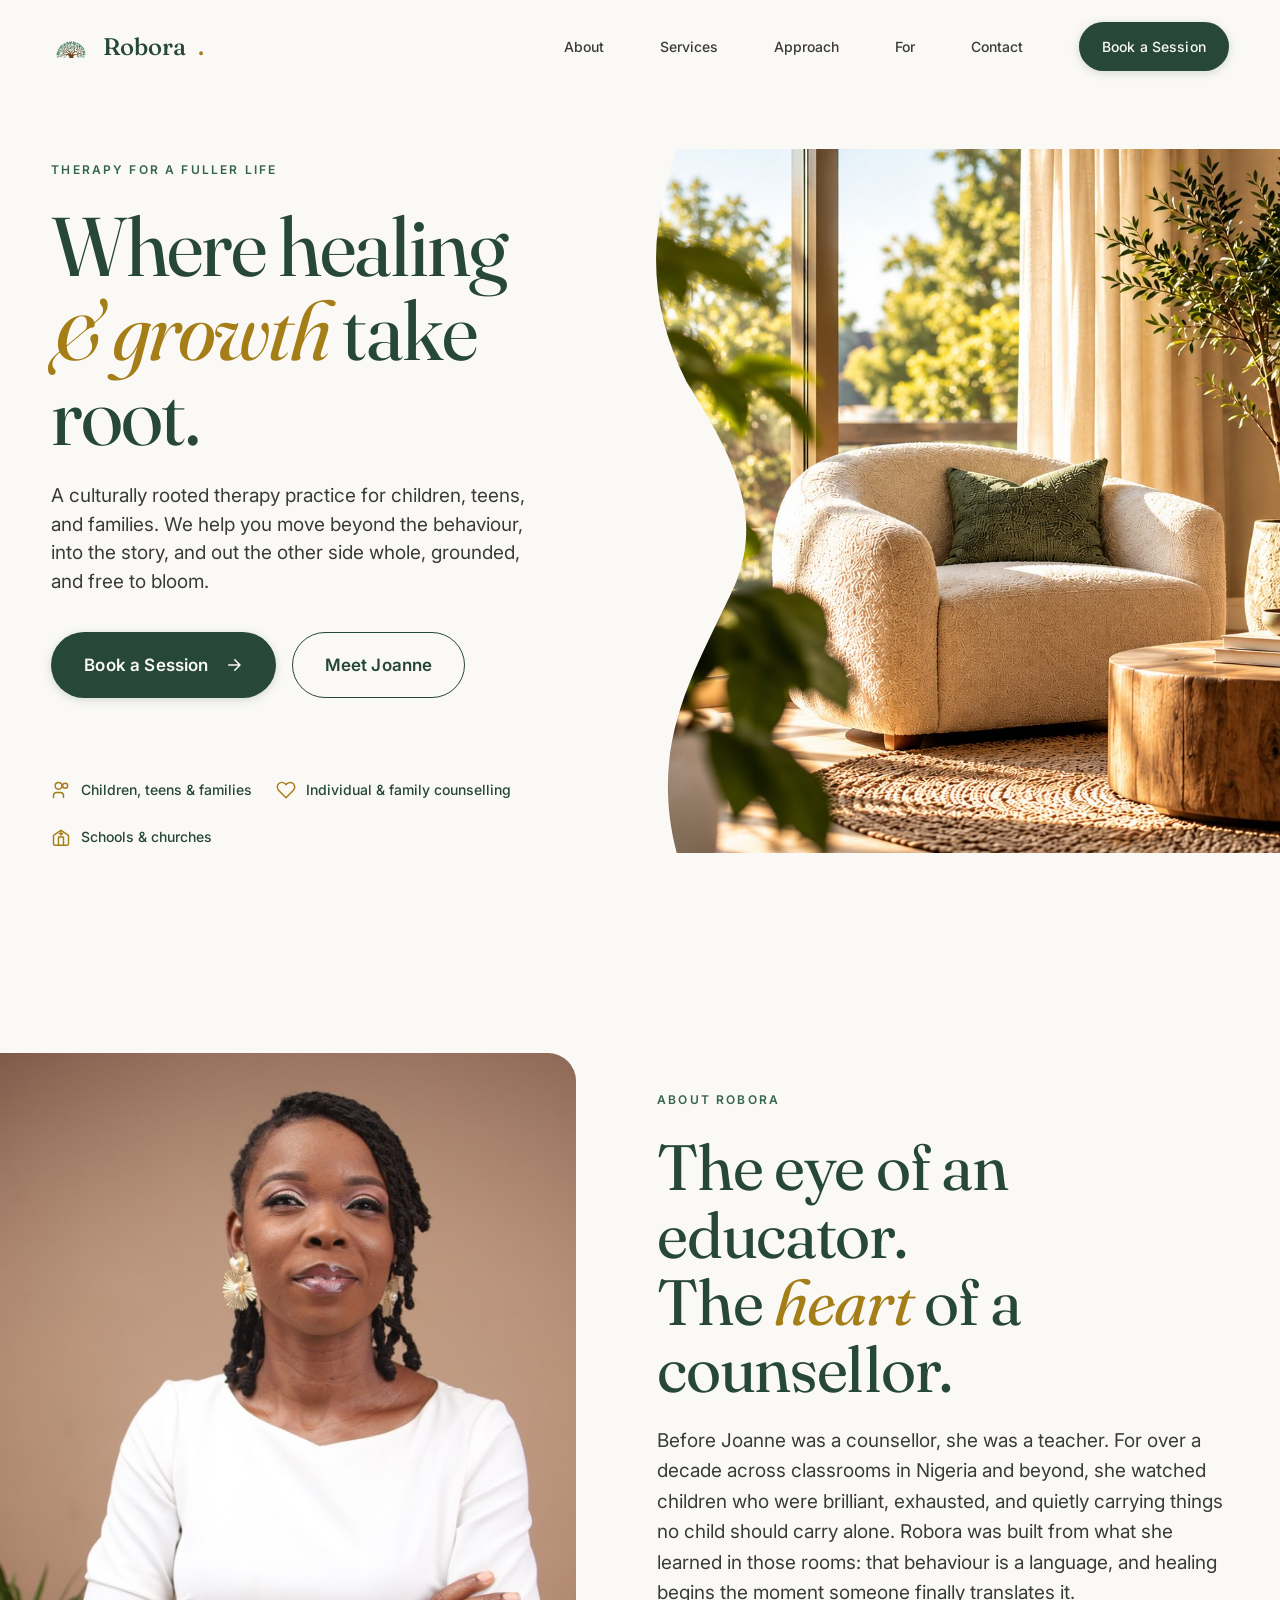
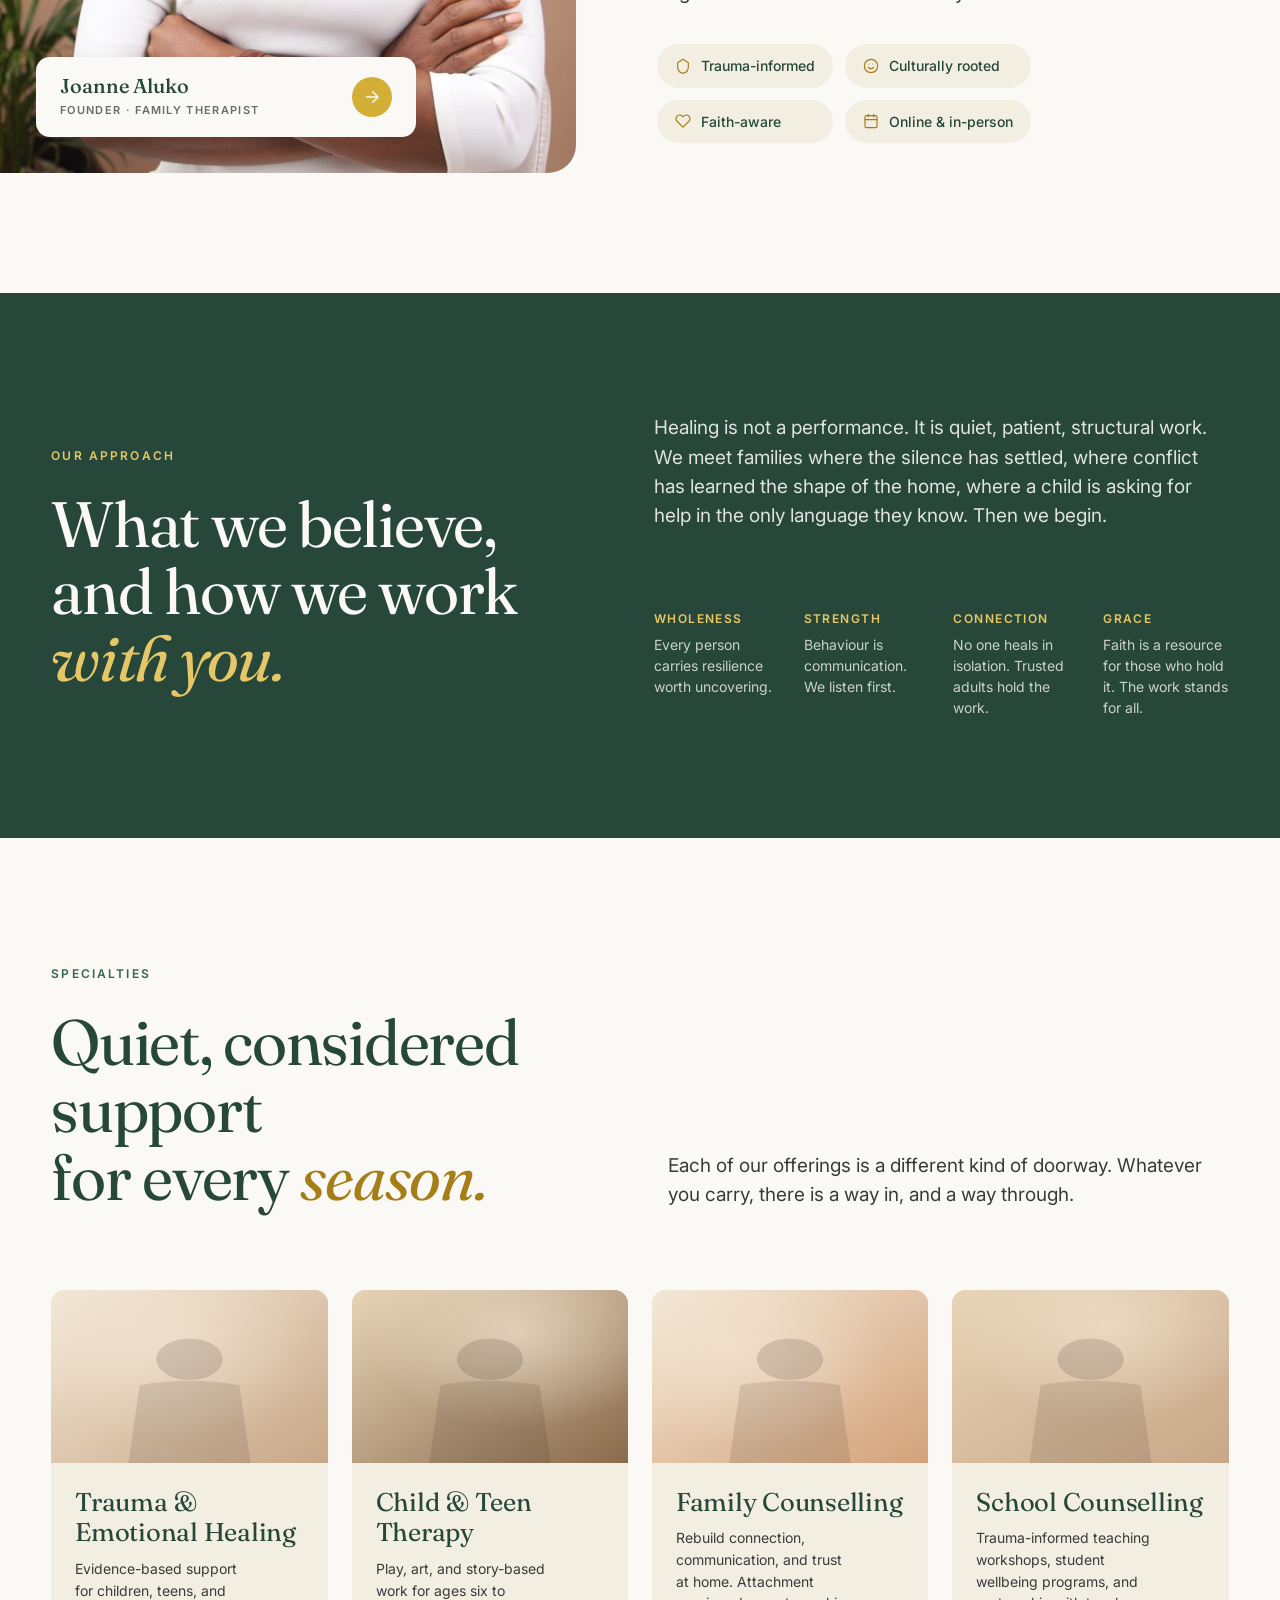
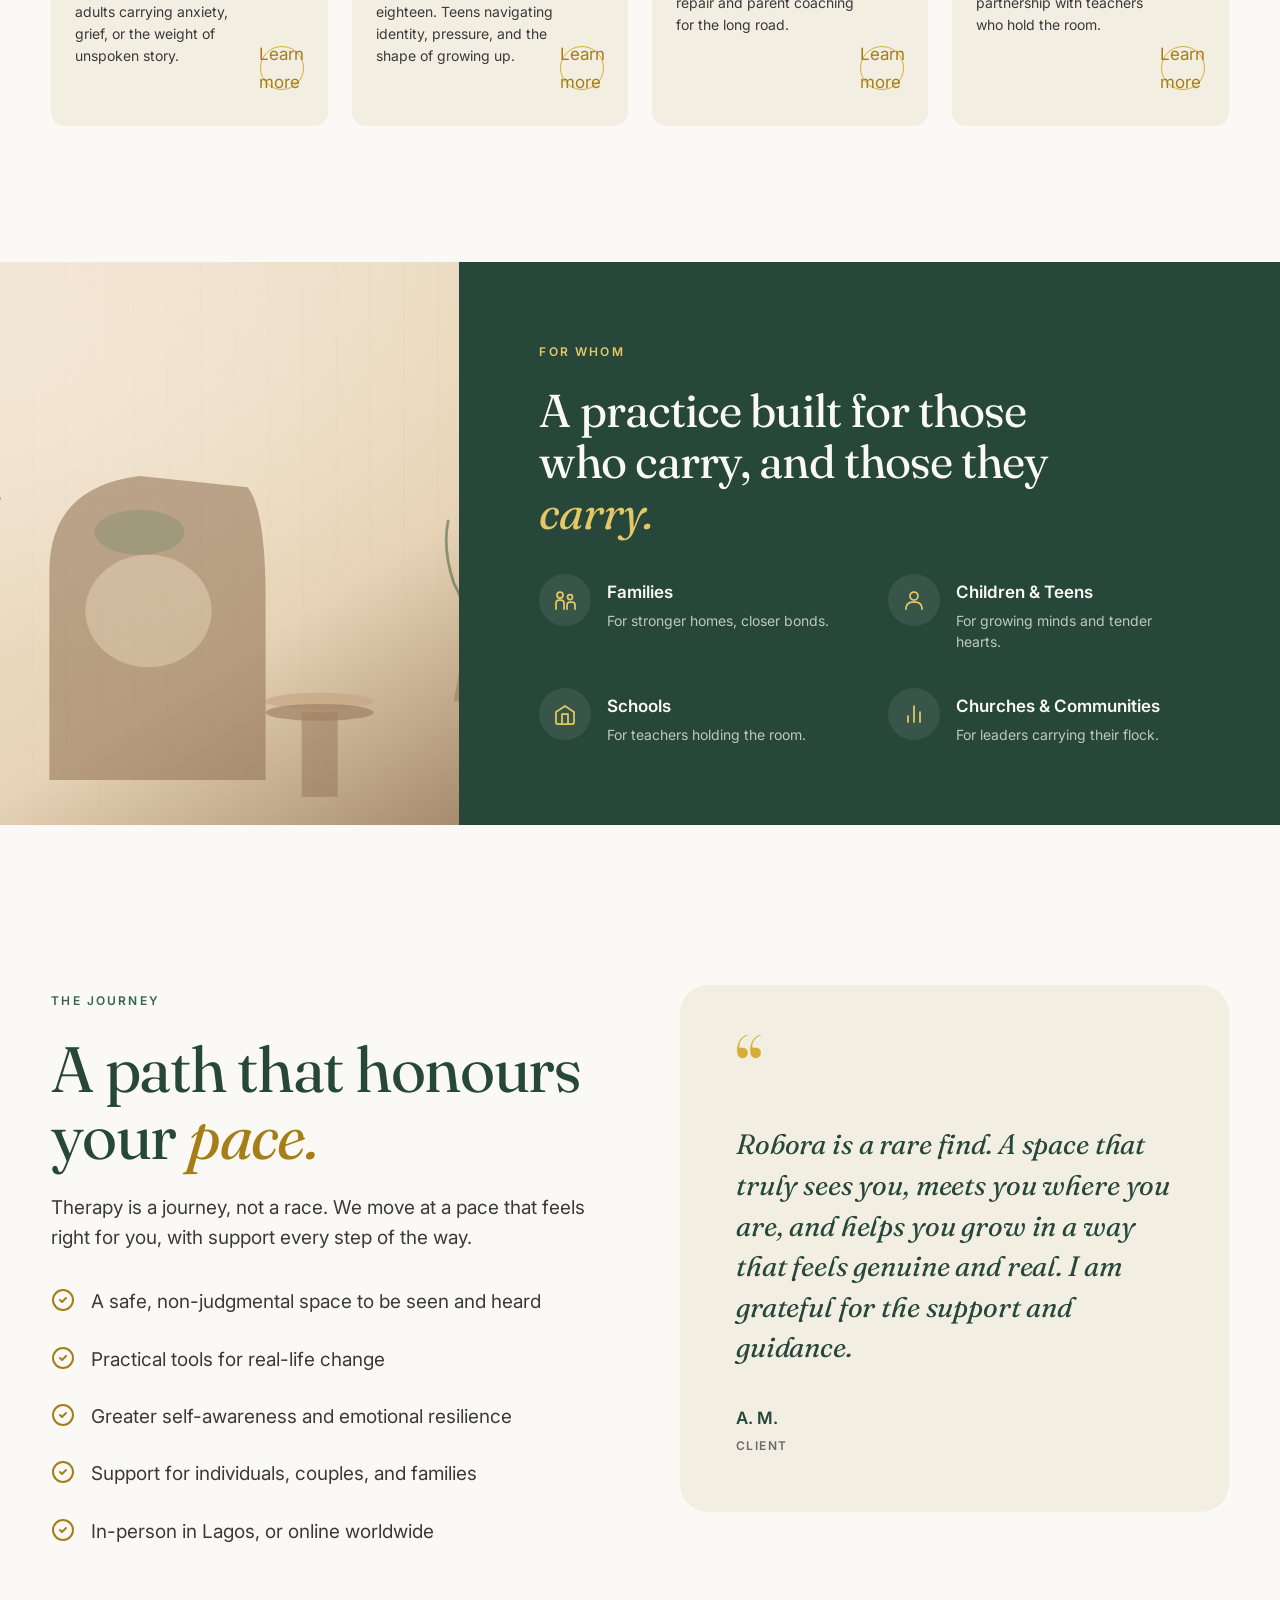
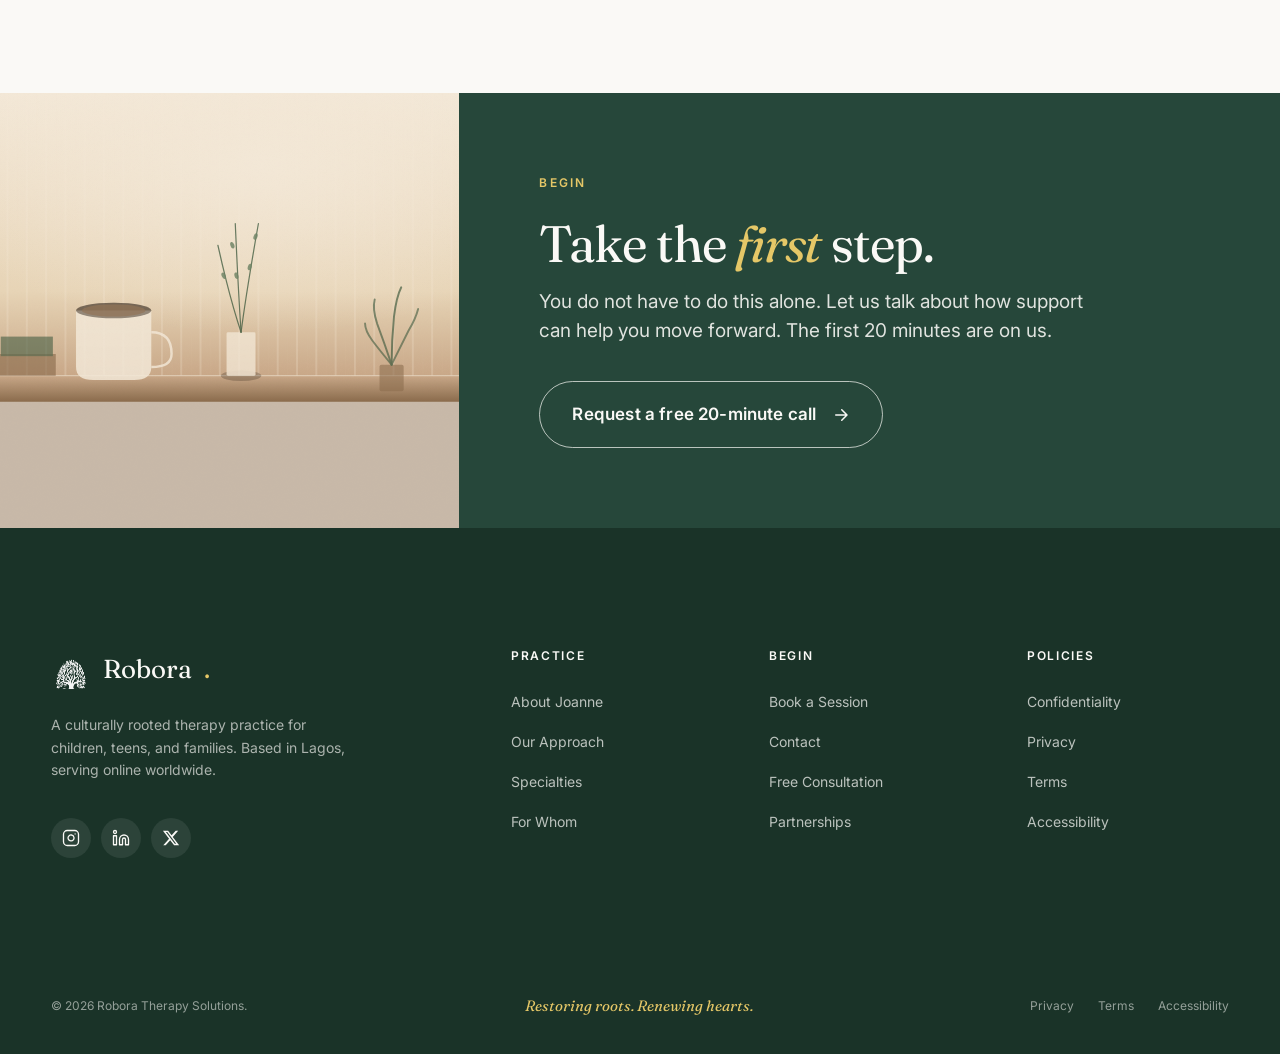
<file: index.html>
<!DOCTYPE html>
<html lang="en">
<head>
<meta charset="UTF-8">
<meta name="viewport" content="width=device-width, initial-scale=1.0, viewport-fit=cover">
<title>Robora Therapy Solutions · Where healing &amp; growth take root</title>
<meta name="description" content="A culturally rooted therapy practice for children, teens, and families in Lagos, Nigeria. Trauma-informed care, school counselling, family support. Founded by Joanne Aluko.">
<meta name="theme-color" content="#26473a">
<link rel="icon" type="image/png" href="assets/img/logo-icon.png">

<meta property="og:title" content="Robora Therapy Solutions · Where healing &amp; growth take root">
<meta property="og:description" content="A culturally rooted therapy practice for children, teens, and families in Lagos, Nigeria.">
<meta property="og:type" content="website">

<link rel="preconnect" href="https://fonts.googleapis.com">
<link rel="preconnect" href="https://fonts.gstatic.com" crossorigin>
<link href="https://fonts.googleapis.com/css2?family=Fraunces:ital,opsz,wght@0,9..144,400..600;1,9..144,400..500&family=Inter:wght@400..600&display=swap" rel="stylesheet">
<link rel="stylesheet" href="assets/css/robora.css">
</head>
<body>
<a href="#main" class="sr-only">Skip to main content</a>

<!-- Inline SVG defs: organic curve for hero image left edge.
     Uses objectBoundingBox units (0-1 range) so the curve scales
     responsively with the hero image container at any viewport. -->
<svg width="0" height="0" style="position:absolute" aria-hidden="true">
  <defs>
    <clipPath id="hero-curve" clipPathUnits="objectBoundingBox">
      <path d="M 0.05,0
               C 0.02,0.12 0.02,0.22 0.06,0.33
               C 0.11,0.44 0.14,0.52 0.11,0.62
               C 0.07,0.74 0.02,0.84 0.05,1
               L 1,1 L 1,0 Z"/>
    </clipPath>
  </defs>
</svg>

<!-- ================================================================ -->
<!-- NAV                                                                -->
<!-- ================================================================ -->
<nav class="nav" aria-label="Primary">
  <div class="nav__inner">
    <a href="#main" class="nav__brand" aria-label="Robora Therapy Solutions, home">
      <img src="assets/img/logo-icon.png" alt="">
      Robora<span class="dot">.</span>
    </a>
    <button class="nav__toggle" id="navToggle" aria-label="Open menu" aria-expanded="false" aria-controls="navLinks">
      <span></span><span></span><span></span>
    </button>
    <div class="nav__links" id="navLinks">
      <a href="about/">About</a>
      <a href="#specialties">Services</a>
      <a href="#approach">Approach</a>
      <a href="#audiences">For</a>
      <a href="contact/">Contact</a>
      <a href="book/" class="btn btn--primary">Book a Session</a>
    </div>
  </div>
</nav>

<main id="main">

  <!-- ============================================================== -->
  <!-- HERO                                                             -->
  <!-- ============================================================== -->
  <section class="hero">
    <div class="hero__grid">
      <div class="hero__text">
        <span class="eyebrow hero__eyebrow">Therapy for a fuller life</span>
        <h1 class="hero__title">
          Where healing <span class="accent">&amp; growth</span> take root.
        </h1>
        <p class="hero__lede">
          A culturally rooted therapy practice for children, teens, and families.
          We help you move beyond the behaviour, into the story, and out the other
          side whole, grounded, and free to bloom.
        </p>
        <div class="hero__actions">
          <a href="book/" class="btn btn--primary">
            Book a Session
            <svg viewBox="0 0 24 24" fill="none" stroke="currentColor" stroke-width="2" stroke-linecap="round" stroke-linejoin="round"><path d="M5 12h14M13 5l7 7-7 7"/></svg>
          </a>
          <a href="about/" class="btn btn--outline">Meet Joanne</a>
        </div>
        <div class="hero__chips">
          <div class="hero__chip">
            <svg viewBox="0 0 24 24" fill="none" stroke="currentColor" stroke-width="1.75" stroke-linecap="round" stroke-linejoin="round"><circle cx="9" cy="7" r="4"/><path d="M3 21v-2a4 4 0 0 1 4-4h4a4 4 0 0 1 4 4v2"/><circle cx="17" cy="7" r="3"/></svg>
            <span>Children, teens &amp; families</span>
          </div>
          <div class="hero__chip">
            <svg viewBox="0 0 24 24" fill="none" stroke="currentColor" stroke-width="1.75" stroke-linecap="round" stroke-linejoin="round"><path d="M20.84 4.61a5.5 5.5 0 0 0-7.78 0L12 5.67l-1.06-1.06a5.5 5.5 0 0 0-7.78 7.78l1.06 1.06L12 21.23l7.78-7.78 1.06-1.06a5.5 5.5 0 0 0 0-7.78z"/></svg>
            <span>Individual &amp; family counselling</span>
          </div>
          <div class="hero__chip">
            <svg viewBox="0 0 24 24" fill="none" stroke="currentColor" stroke-width="1.75" stroke-linecap="round" stroke-linejoin="round"><path d="M3 10l9-6 9 6v10a2 2 0 0 1-2 2H5a2 2 0 0 1-2-2z"/><path d="M9 22V12h6v10"/><path d="M12 6v4M10 8h4"/></svg>
            <span>Schools &amp; churches</span>
          </div>
        </div>
      </div>
      <div class="hero__media">
        <img src="assets/img/hero.jpg" alt="A warm therapy room with soft natural light, an upholstered armchair, an olive tree, and a round wooden coffee table" width="1536" height="1024">
      </div>
    </div>
  </section>

  <!-- ============================================================== -->
  <!-- ABOUT                                                            -->
  <!-- ============================================================== -->
  <section class="about" id="about">
    <div class="about__grid">
      <div class="about__portrait">
        <img src="assets/img/joanne-portrait.jpg" alt="Joanne Aluko, founder and family therapist at Robora Therapy Solutions">
        <div class="about__nameplate">
          <div class="about__nameplate-text">
            <span class="about__nameplate-name">Joanne Aluko</span>
            <span class="about__nameplate-role">Founder &middot; Family Therapist</span>
          </div>
          <a href="about/" class="about__nameplate-arrow" aria-label="Read Joanne's full story">
            <svg viewBox="0 0 24 24" fill="none" stroke="currentColor" stroke-width="2" stroke-linecap="round" stroke-linejoin="round"><path d="M5 12h14M13 5l7 7-7 7"/></svg>
          </a>
        </div>
      </div>
      <div class="about__text">
        <span class="eyebrow">About Robora</span>
        <h2 class="about__title">
          The eye of an educator.<br>
          The <span class="accent">heart</span> of a counsellor.
        </h2>
        <p class="about__body">
          Before Joanne was a counsellor, she was a teacher. For over a decade across
          classrooms in Nigeria and beyond, she watched children who were brilliant,
          exhausted, and quietly carrying things no child should carry alone. Robora
          was built from what she learned in those rooms: that behaviour is a language,
          and healing begins the moment someone finally translates it.
        </p>
        <div class="about__pills">
          <span class="pill">
            <svg viewBox="0 0 24 24" fill="none" stroke="currentColor" stroke-width="1.75" stroke-linecap="round" stroke-linejoin="round"><path d="M12 2L4 7v6c0 5 3.5 9 8 10 4.5-1 8-5 8-10V7z"/></svg>
            Trauma-informed
          </span>
          <span class="pill">
            <svg viewBox="0 0 24 24" fill="none" stroke="currentColor" stroke-width="1.75" stroke-linecap="round" stroke-linejoin="round"><circle cx="12" cy="12" r="10"/><path d="M8 14s1.5 2 4 2 4-2 4-2M9 9h.01M15 9h.01"/></svg>
            Culturally rooted
          </span>
          <span class="pill">
            <svg viewBox="0 0 24 24" fill="none" stroke="currentColor" stroke-width="1.75" stroke-linecap="round" stroke-linejoin="round"><path d="M20.84 4.61a5.5 5.5 0 0 0-7.78 0L12 5.67l-1.06-1.06a5.5 5.5 0 0 0-7.78 7.78l1.06 1.06L12 21.23l7.78-7.78 1.06-1.06a5.5 5.5 0 0 0 0-7.78z"/></svg>
            Faith-aware
          </span>
          <span class="pill">
            <svg viewBox="0 0 24 24" fill="none" stroke="currentColor" stroke-width="1.75" stroke-linecap="round" stroke-linejoin="round"><rect x="3" y="4" width="18" height="18" rx="2"/><path d="M16 2v4M8 2v4M3 10h18"/></svg>
            Online &amp; in-person
          </span>
        </div>
      </div>
    </div>
  </section>

  <!-- ============================================================== -->
  <!-- APPROACH                                                         -->
  <!-- ============================================================== -->
  <section class="approach" id="approach">
    <div class="approach__inner">
      <div class="approach__left">
        <span class="eyebrow eyebrow--on-dark">Our Approach</span>
        <h2 class="approach__title">
          What we believe,<br>
          and how we work <span class="accent">with you.</span>
        </h2>
      </div>
      <div class="approach__right">
        <p>
          Healing is not a performance. It is quiet, patient, structural work. We meet
          families where the silence has settled, where conflict has learned the shape
          of the home, where a child is asking for help in the only language they know.
          Then we begin.
        </p>
        <div class="approach__roots">
          <div class="approach__root">
            <h4>Wholeness</h4>
            <p>Every person carries resilience worth uncovering.</p>
          </div>
          <div class="approach__root">
            <h4>Strength</h4>
            <p>Behaviour is communication. We listen first.</p>
          </div>
          <div class="approach__root">
            <h4>Connection</h4>
            <p>No one heals in isolation. Trusted adults hold the work.</p>
          </div>
          <div class="approach__root">
            <h4>Grace</h4>
            <p>Faith is a resource for those who hold it. The work stands for all.</p>
          </div>
        </div>
      </div>
    </div>
  </section>

  <!-- ============================================================== -->
  <!-- SPECIALTIES                                                      -->
  <!-- ============================================================== -->
  <section class="specialties" id="specialties">
    <div class="specialties__head">
      <div>
        <span class="eyebrow">Specialties</span>
        <h2 class="specialties__title">
          Quiet, considered support<br>
          for every <span class="accent">season.</span>
        </h2>
      </div>
      <p class="specialties__intro">
        Each of our offerings is a different kind of doorway. Whatever you carry,
        there is a way in, and a way through.
      </p>
    </div>

    <div class="specialties__grid">
      <article class="specialty">
        <div class="specialty__media">
          <img src="assets/img/ph-specialty-1.svg" alt="" aria-hidden="true">
        </div>
        <div class="specialty__body">
          <h3 class="specialty__title">Trauma &amp; Emotional Healing</h3>
          <p class="specialty__desc">
            Evidence-based support for children, teens, and adults carrying anxiety,
            grief, or the weight of unspoken story.
          </p>
          <a href="about/" class="specialty__link">
            Learn more
            <svg viewBox="0 0 24 24" fill="none" stroke="currentColor" stroke-width="2" stroke-linecap="round" stroke-linejoin="round"><path d="M5 12h14M13 5l7 7-7 7"/></svg>
          </a>
        </div>
      </article>

      <article class="specialty">
        <div class="specialty__media">
          <img src="assets/img/ph-specialty-2.svg" alt="" aria-hidden="true">
        </div>
        <div class="specialty__body">
          <h3 class="specialty__title">Child &amp; Teen Therapy</h3>
          <p class="specialty__desc">
            Play, art, and story-based work for ages six to eighteen. Teens navigating
            identity, pressure, and the shape of growing up.
          </p>
          <a href="about/" class="specialty__link">
            Learn more
            <svg viewBox="0 0 24 24" fill="none" stroke="currentColor" stroke-width="2" stroke-linecap="round" stroke-linejoin="round"><path d="M5 12h14M13 5l7 7-7 7"/></svg>
          </a>
        </div>
      </article>

      <article class="specialty">
        <div class="specialty__media">
          <img src="assets/img/ph-specialty-3.svg" alt="" aria-hidden="true">
        </div>
        <div class="specialty__body">
          <h3 class="specialty__title">Family Counselling</h3>
          <p class="specialty__desc">
            Rebuild connection, communication, and trust at home. Attachment repair
            and parent coaching for the long road.
          </p>
          <a href="about/" class="specialty__link">
            Learn more
            <svg viewBox="0 0 24 24" fill="none" stroke="currentColor" stroke-width="2" stroke-linecap="round" stroke-linejoin="round"><path d="M5 12h14M13 5l7 7-7 7"/></svg>
          </a>
        </div>
      </article>

      <article class="specialty">
        <div class="specialty__media">
          <img src="assets/img/ph-specialty-4.svg" alt="" aria-hidden="true">
        </div>
        <div class="specialty__body">
          <h3 class="specialty__title">School Counselling</h3>
          <p class="specialty__desc">
            Trauma-informed teaching workshops, student wellbeing programs, and
            partnership with teachers who hold the room.
          </p>
          <a href="about/" class="specialty__link">
            Learn more
            <svg viewBox="0 0 24 24" fill="none" stroke="currentColor" stroke-width="2" stroke-linecap="round" stroke-linejoin="round"><path d="M5 12h14M13 5l7 7-7 7"/></svg>
          </a>
        </div>
      </article>
    </div>
  </section>

  <!-- ============================================================== -->
  <!-- AUDIENCES                                                        -->
  <!-- ============================================================== -->
  <section class="audiences" id="audiences">
    <div class="audiences__inner">
      <div class="audiences__card">
        <div class="audiences__media">
          <img src="assets/img/ph-audiences.svg" alt="" aria-hidden="true">
        </div>
        <div class="audiences__panel">
          <span class="eyebrow eyebrow--on-dark">For whom</span>
          <h2 class="audiences__title">
            A practice built for those who carry, and those they <span class="accent">carry.</span>
          </h2>
          <div class="audiences__grid">
            <div class="audience">
              <div class="audience__icon">
                <svg viewBox="0 0 24 24" fill="none" stroke="currentColor" stroke-width="1.75" stroke-linecap="round" stroke-linejoin="round"><path d="M3 21v-6a3 3 0 0 1 3-3h2a3 3 0 0 1 3 3v6M14 21v-4a3 3 0 0 1 3-3h2a3 3 0 0 1 3 3v4"/><circle cx="7" cy="7" r="3"/><circle cx="17" cy="9" r="2.5"/></svg>
              </div>
              <div class="audience__text">
                <div class="audience__name">Families</div>
                <p class="audience__desc">For stronger homes, closer bonds.</p>
              </div>
            </div>
            <div class="audience">
              <div class="audience__icon">
                <svg viewBox="0 0 24 24" fill="none" stroke="currentColor" stroke-width="1.75" stroke-linecap="round" stroke-linejoin="round"><circle cx="12" cy="8" r="4"/><path d="M4 21v-1a6 6 0 0 1 6-6h4a6 6 0 0 1 6 6v1"/></svg>
              </div>
              <div class="audience__text">
                <div class="audience__name">Children &amp; Teens</div>
                <p class="audience__desc">For growing minds and tender hearts.</p>
              </div>
            </div>
            <div class="audience">
              <div class="audience__icon">
                <svg viewBox="0 0 24 24" fill="none" stroke="currentColor" stroke-width="1.75" stroke-linecap="round" stroke-linejoin="round"><path d="M3 10l9-6 9 6v10a2 2 0 0 1-2 2H5a2 2 0 0 1-2-2z"/><path d="M9 22V12h6v10"/></svg>
              </div>
              <div class="audience__text">
                <div class="audience__name">Schools</div>
                <p class="audience__desc">For teachers holding the room.</p>
              </div>
            </div>
            <div class="audience">
              <div class="audience__icon">
                <svg viewBox="0 0 24 24" fill="none" stroke="currentColor" stroke-width="1.75" stroke-linecap="round" stroke-linejoin="round"><path d="M18 20V10M12 20V4M6 20v-6"/></svg>
              </div>
              <div class="audience__text">
                <div class="audience__name">Churches &amp; Communities</div>
                <p class="audience__desc">For leaders carrying their flock.</p>
              </div>
            </div>
          </div>
        </div>
      </div>
    </div>
  </section>

  <!-- ============================================================== -->
  <!-- PATH + TESTIMONIAL                                               -->
  <!-- ============================================================== -->
  <section class="path">
    <div class="path__grid">
      <div class="path__left">
        <span class="eyebrow">The Journey</span>
        <h2 class="path__title">
          A path that honours<br>
          your <span class="accent">pace.</span>
        </h2>
        <p class="path__intro">
          Therapy is a journey, not a race. We move at a pace that feels right for you,
          with support every step of the way.
        </p>
        <ul class="path__list">
          <li>
            <svg viewBox="0 0 24 24" fill="none" stroke="currentColor" stroke-width="2" stroke-linecap="round" stroke-linejoin="round"><circle cx="12" cy="12" r="10"/><path d="M9 12l2 2 4-4"/></svg>
            A safe, non-judgmental space to be seen and heard
          </li>
          <li>
            <svg viewBox="0 0 24 24" fill="none" stroke="currentColor" stroke-width="2" stroke-linecap="round" stroke-linejoin="round"><circle cx="12" cy="12" r="10"/><path d="M9 12l2 2 4-4"/></svg>
            Practical tools for real-life change
          </li>
          <li>
            <svg viewBox="0 0 24 24" fill="none" stroke="currentColor" stroke-width="2" stroke-linecap="round" stroke-linejoin="round"><circle cx="12" cy="12" r="10"/><path d="M9 12l2 2 4-4"/></svg>
            Greater self-awareness and emotional resilience
          </li>
          <li>
            <svg viewBox="0 0 24 24" fill="none" stroke="currentColor" stroke-width="2" stroke-linecap="round" stroke-linejoin="round"><circle cx="12" cy="12" r="10"/><path d="M9 12l2 2 4-4"/></svg>
            Support for individuals, couples, and families
          </li>
          <li>
            <svg viewBox="0 0 24 24" fill="none" stroke="currentColor" stroke-width="2" stroke-linecap="round" stroke-linejoin="round"><circle cx="12" cy="12" r="10"/><path d="M9 12l2 2 4-4"/></svg>
            In-person in Lagos, or online worldwide
          </li>
        </ul>
      </div>
      <div class="path__right">
        <blockquote class="testimonial">
          <div class="testimonial__mark" aria-hidden="true">&ldquo;</div>
          <p class="testimonial__quote">
            Robora is a rare find. A space that truly sees you, meets you where you are,
            and helps you grow in a way that feels genuine and real. I am grateful for
            the support and guidance.
          </p>
          <cite class="testimonial__cite">
            <span class="testimonial__cite-name">A. M.</span>
            <span class="testimonial__cite-role">Client</span>
          </cite>
        </blockquote>
      </div>
    </div>
  </section>

  <!-- ============================================================== -->
  <!-- CTA                                                              -->
  <!-- ============================================================== -->
  <section class="cta">
    <div class="cta__inner">
      <div class="cta__card">
        <div class="cta__media">
          <img src="assets/img/ph-cta.svg" alt="" aria-hidden="true">
        </div>
        <div class="cta__panel">
          <span class="eyebrow eyebrow--on-dark">Begin</span>
          <h2 class="cta__title">Take the <span class="accent">first</span> step.</h2>
          <p class="cta__text">
            You do not have to do this alone. Let us talk about how support can help
            you move forward. The first 20 minutes are on us.
          </p>
          <div>
            <a href="book/" class="btn btn--outline-light">
              Request a free 20-minute call
              <svg viewBox="0 0 24 24" fill="none" stroke="currentColor" stroke-width="2" stroke-linecap="round" stroke-linejoin="round"><path d="M5 12h14M13 5l7 7-7 7"/></svg>
            </a>
          </div>
        </div>
      </div>
    </div>
  </section>

</main>

<!-- ================================================================ -->
<!-- FOOTER                                                             -->
<!-- ================================================================ -->
<footer class="footer">
  <div class="footer__inner">
    <div class="footer__grid">
      <div class="footer__brand-col">
        <div class="footer__brand">
          <img src="assets/img/logo-icon.png" alt="">
          Robora<span class="dot">.</span>
        </div>
        <p class="footer__tagline">
          A culturally rooted therapy practice for children, teens, and families.
          Based in Lagos, serving online worldwide.
        </p>
        <div class="footer__social">
          <a href="#" aria-label="Instagram">
            <svg viewBox="0 0 24 24" fill="none" stroke="currentColor" stroke-width="1.75" stroke-linecap="round" stroke-linejoin="round"><rect x="2" y="2" width="20" height="20" rx="5"/><path d="M16 11.37A4 4 0 1 1 12.63 8 4 4 0 0 1 16 11.37z"/><line x1="17.5" y1="6.5" x2="17.51" y2="6.5"/></svg>
          </a>
          <a href="#" aria-label="LinkedIn">
            <svg viewBox="0 0 24 24" fill="none" stroke="currentColor" stroke-width="1.75" stroke-linecap="round" stroke-linejoin="round"><path d="M16 8a6 6 0 0 1 6 6v7h-4v-7a2 2 0 0 0-4 0v7h-4v-7a6 6 0 0 1 6-6z"/><rect x="2" y="9" width="4" height="12"/><circle cx="4" cy="4" r="2"/></svg>
          </a>
          <a href="#" aria-label="Twitter">
            <svg viewBox="0 0 24 24" fill="currentColor"><path d="M18.244 2.25h3.308l-7.227 8.26 8.502 11.24H16.17l-5.214-6.817L4.99 21.75H1.68l7.73-8.835L1.254 2.25H8.08l4.713 6.231zm-1.161 17.52h1.833L7.084 4.126H5.117z"/></svg>
          </a>
        </div>
      </div>

      <div class="footer__col">
        <h4>Practice</h4>
        <ul>
          <li><a href="about/">About Joanne</a></li>
          <li><a href="#approach">Our Approach</a></li>
          <li><a href="#specialties">Specialties</a></li>
          <li><a href="#audiences">For Whom</a></li>
        </ul>
      </div>

      <div class="footer__col">
        <h4>Begin</h4>
        <ul>
          <li><a href="book/">Book a Session</a></li>
          <li><a href="contact/">Contact</a></li>
          <li><a href="book/">Free Consultation</a></li>
          <li><a href="contact/">Partnerships</a></li>
        </ul>
      </div>

      <div class="footer__col">
        <h4>Policies</h4>
        <ul>
          <li><a href="confidentiality/">Confidentiality</a></li>
          <li><a href="privacy/">Privacy</a></li>
          <li><a href="terms/">Terms</a></li>
          <li><a href="accessibility/">Accessibility</a></li>
        </ul>
      </div>
    </div>

    <div class="footer__bottom">
      <div>&copy; 2026 Robora Therapy Solutions.</div>
      <div class="footer__scripture">Restoring roots. Renewing hearts.</div>
      <div class="footer__bottom-nav">
        <a href="privacy/">Privacy</a>
        <a href="terms/">Terms</a>
        <a href="accessibility/">Accessibility</a>
      </div>
    </div>
  </div>
</footer>

<script>
  // Mobile nav toggle
  (function(){
    var t = document.getElementById('navToggle');
    var l = document.getElementById('navLinks');
    if (!t || !l) return;
    t.addEventListener('click', function(){
      var open = l.classList.toggle('is-open');
      t.setAttribute('aria-expanded', open ? 'true' : 'false');
    });
    // Close drawer on link click
    l.querySelectorAll('a').forEach(function(a){
      a.addEventListener('click', function(){
        l.classList.remove('is-open');
        t.setAttribute('aria-expanded', 'false');
      });
    });
  })();
</script>

</body>
</html>
</file>
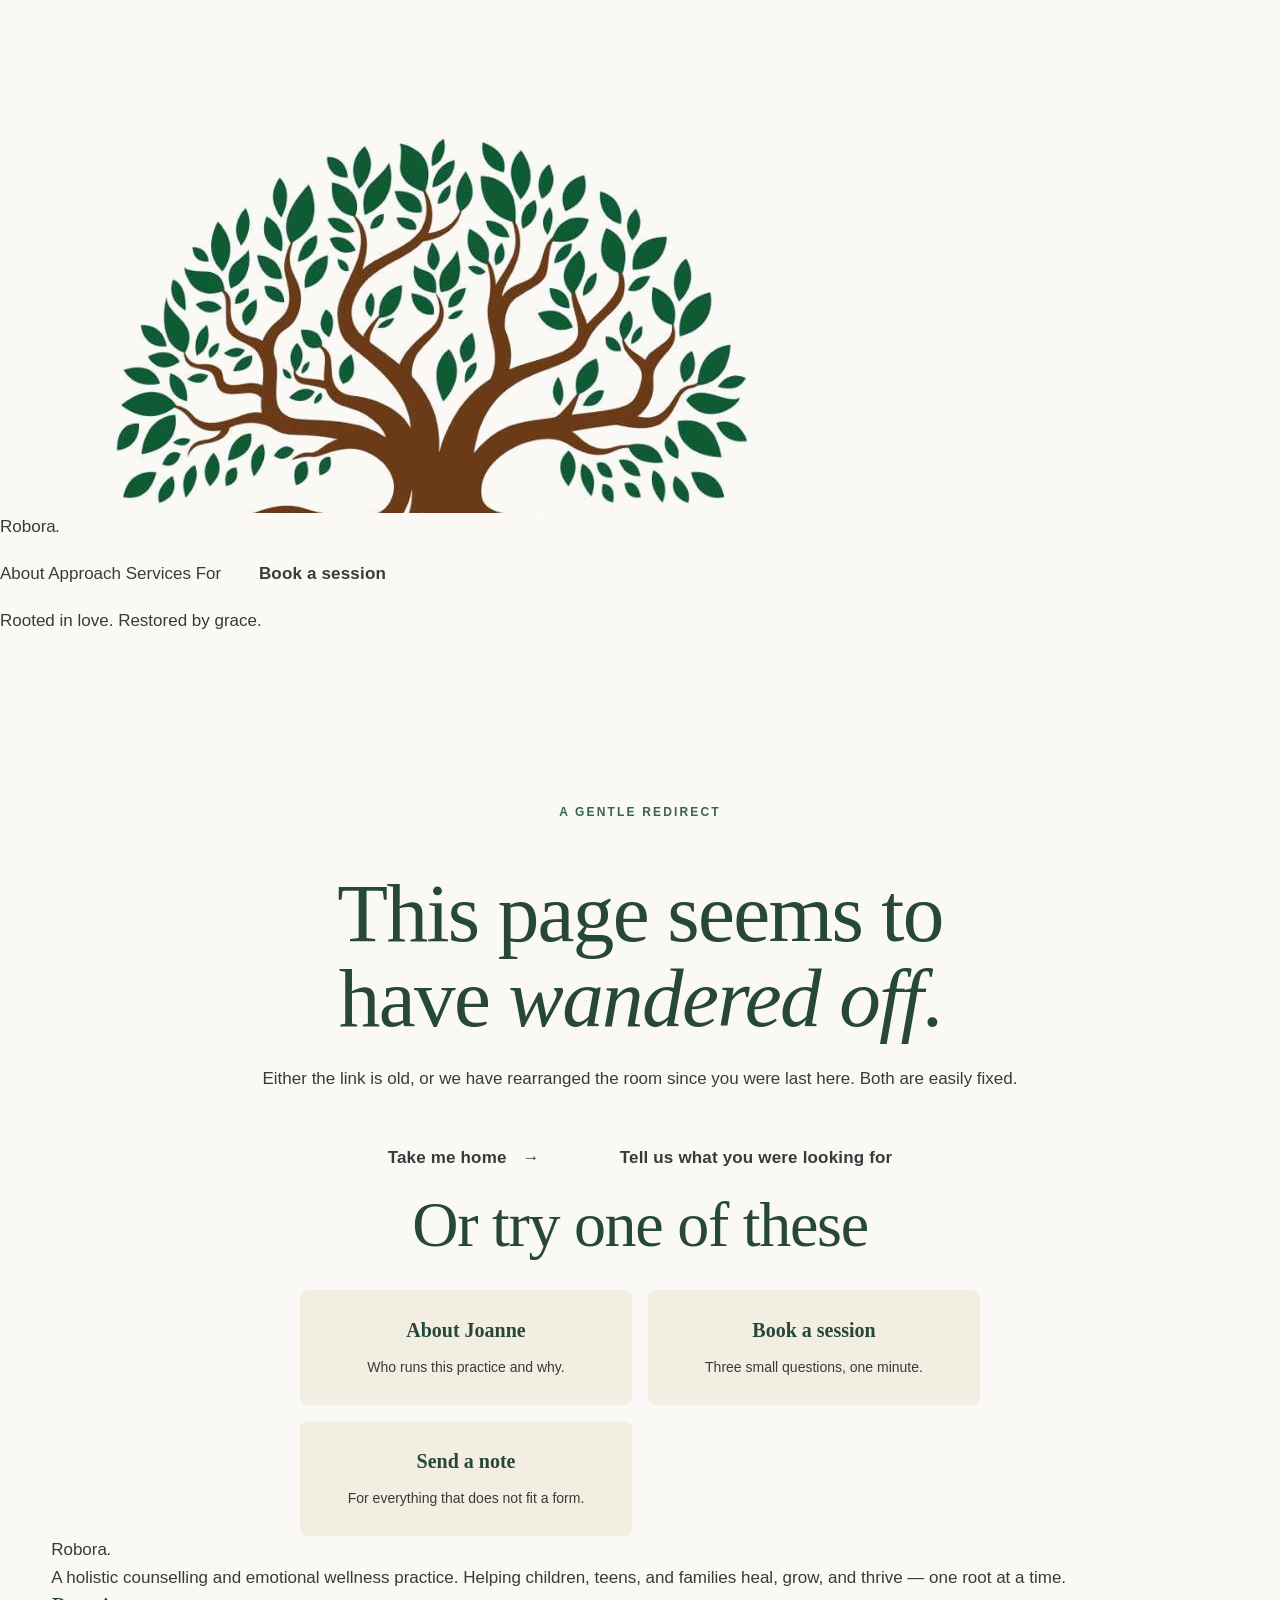
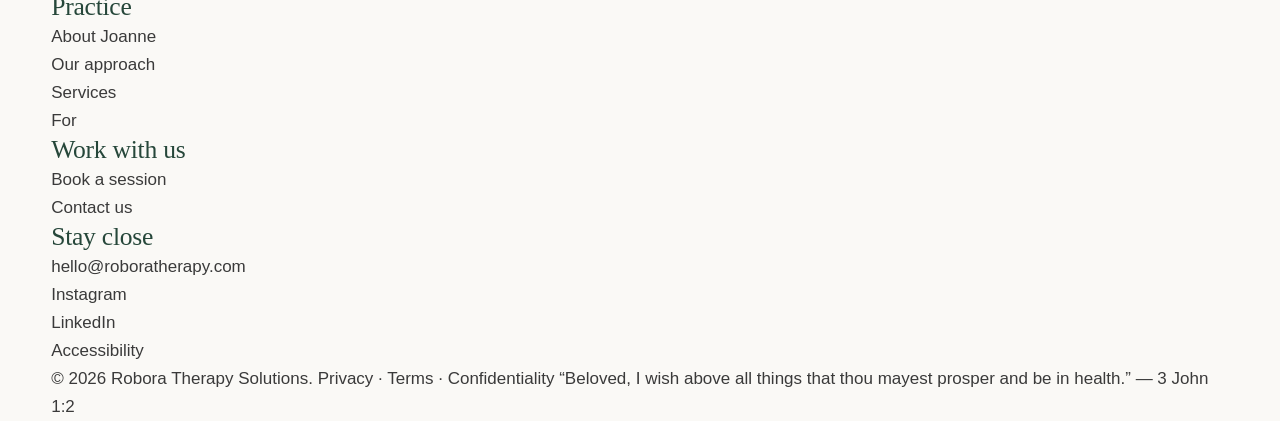
<file: 404/index.html>
<!DOCTYPE html>
<html lang="en">
<head>
<meta charset="UTF-8">
<meta name="viewport" content="width=device-width, initial-scale=1.0, viewport-fit=cover">
<title>Page not found · Robora Therapy Solutions</title>
<meta name="description" content="This page seems to have wandered off.">
<meta name="theme-color" content="#1f3322">
<link rel="icon" type="image/png" href="../assets/img/logo-icon.png">

<meta property="og:title" content="Page not found · Robora Therapy Solutions">
<meta property="og:description" content="This page seems to have wandered off.">
<meta property="og:type" content="website">
<meta property="og:image" content="../assets/img/hero.jpg">

<link rel="preconnect" href="https://fonts.googleapis.com">
<link rel="preconnect" href="https://fonts.gstatic.com" crossorigin>
<link href="https://fonts.googleapis.com/css2?family=Lora:ital,wght@0,400;0,500;0,600;1,400;1,500&family=Quicksand:wght@400;500;600;700&family=Caveat:wght@500&display=swap" rel="stylesheet">
<link rel="stylesheet" href="../assets/css/robora.css">
</head>
<body>
<a href="#main" class="sr-only">Skip to main content</a>

<nav class="nav" aria-label="Primary">
  <div class="nav-inner">
    <a href="../" class="nav-brand" aria-label="Robora Therapy Solutions, home">
      <img src="../assets/img/logo-icon.png" alt="">
      <span class="wm">Robora<i>.</i></span>
    </a>
    <button class="nav-toggle" id="navToggle" aria-label="Open menu" aria-expanded="false" aria-controls="navLinks">
      <span class="bar"></span>
      <span class="bar"></span>
      <span class="bar"></span>
    </button>
    <div class="nav-links" id="navLinks">
      <a href="../about/">About</a>
      <a href="../#approach">Approach</a>
      <a href="../#specialties">Services</a>
      <a href="../#audiences">For</a>
      <a href="../book/" class="btn btn-primary nav-cta">Book a session</a>
      <div class="nav-drawer-foot">Rooted in love. Restored by grace.</div>
    </div>
  </div>
</nav>
<div class="nav-backdrop" id="navBackdrop" aria-hidden="true"></div>

<main id="main">

<section class="page-header" style="padding-top:clamp(120px,18vh,200px);">
  <div class="container" style="text-align:center;">
    <span class="eyebrow" style="justify-content:center;">A gentle redirect</span>
    <h1 style="margin:24px auto;max-width:18ch;">This page seems to have <em>wandered off</em>.</h1>
    <p class="lede" style="margin:0 auto 32px;">Either the link is old, or we have rearranged the room since you were last here. Both are easily fixed.</p>
    <div style="display:inline-flex;gap:14px;flex-wrap:wrap;justify-content:center;">
      <a href="../" class="btn btn-primary">Take me home <span class="arrow">&rarr;</span></a>
      <a href="../contact/" class="btn btn-ghost">Tell us what you were looking for</a>
    </div>
  </div>
</section>

<section class="section-tight">
  <div class="container">
    <div class="prose reveal" style="text-align:center;">
      <h2 style="text-align:center;">Or try one of these</h2>
      <ul style="list-style:none;padding:0;display:grid;grid-template-columns:repeat(auto-fit,minmax(220px,1fr));gap:16px;max-width:680px;margin:32px auto 0;">
        <li style="background:var(--paper);padding:24px;border-radius:8px;"><a href="../about/" style="border:none;padding:0;display:block;"><strong style="display:block;font-family:var(--font-display);font-size:20px;color:var(--moss-deep);margin-bottom:6px;">About Joanne</strong><span style="font-size:14px;color:var(--bark);">Who runs this practice and why.</span></a></li>
        <li style="background:var(--paper);padding:24px;border-radius:8px;"><a href="../book/" style="border:none;padding:0;display:block;"><strong style="display:block;font-family:var(--font-display);font-size:20px;color:var(--moss-deep);margin-bottom:6px;">Book a session</strong><span style="font-size:14px;color:var(--bark);">Three small questions, one minute.</span></a></li>
        <li style="background:var(--paper);padding:24px;border-radius:8px;"><a href="../contact/" style="border:none;padding:0;display:block;"><strong style="display:block;font-family:var(--font-display);font-size:20px;color:var(--moss-deep);margin-bottom:6px;">Send a note</strong><span style="font-size:14px;color:var(--bark);">For everything that does not fit a form.</span></a></li>
      </ul>
    </div>
  </div>
</section>

</main>

<footer class="foot">
  <div class="container">
    <div class="foot-top">
      <div class="foot-brand">
        <div class="wm">Robora<i>.</i></div>
        <p>A holistic counselling and emotional wellness practice. Helping children, teens, and families heal, grow, and thrive &mdash; one root at a time.</p>
      </div>
      <div class="foot-col">
        <h3>Practice</h3>
        <ul>
          <li><a href="../about/">About Joanne</a></li>
          <li><a href="../#approach">Our approach</a></li>
          <li><a href="../#specialties">Services</a></li>
          <li><a href="../#audiences">For</a></li>
        </ul>
      </div>
      <div class="foot-col">
        <h3>Work with us</h3>
        <ul>
          <li><a href="../book/">Book a session</a></li>
          <li><a href="../contact/">Contact us</a></li>
        </ul>
      </div>
      <div class="foot-col">
        <h3>Stay close</h3>
        <ul>
          <li><a href="mailto:hello@roboratherapy.com">hello@roboratherapy.com</a></li>
          <li><a href="../contact/">Instagram</a></li>
          <li><a href="../contact/">LinkedIn</a></li>
          <li><a href="../accessibility/">Accessibility</a></li>
        </ul>
      </div>
    </div>
    <div class="foot-bot">
      <span>&copy; 2026 Robora Therapy Solutions. <a href="../privacy/">Privacy</a> &middot; <a href="../terms/">Terms</a> &middot; <a href="../confidentiality/">Confidentiality</a></span>
      <span class="scrip">&ldquo;Beloved, I wish above all things that thou mayest prosper and be in health.&rdquo; &mdash; 3 John 1:2</span>
    </div>
  </div>
</footer>

<script defer src="../assets/js/robora.js"></script>
</body>
</html>
</file>
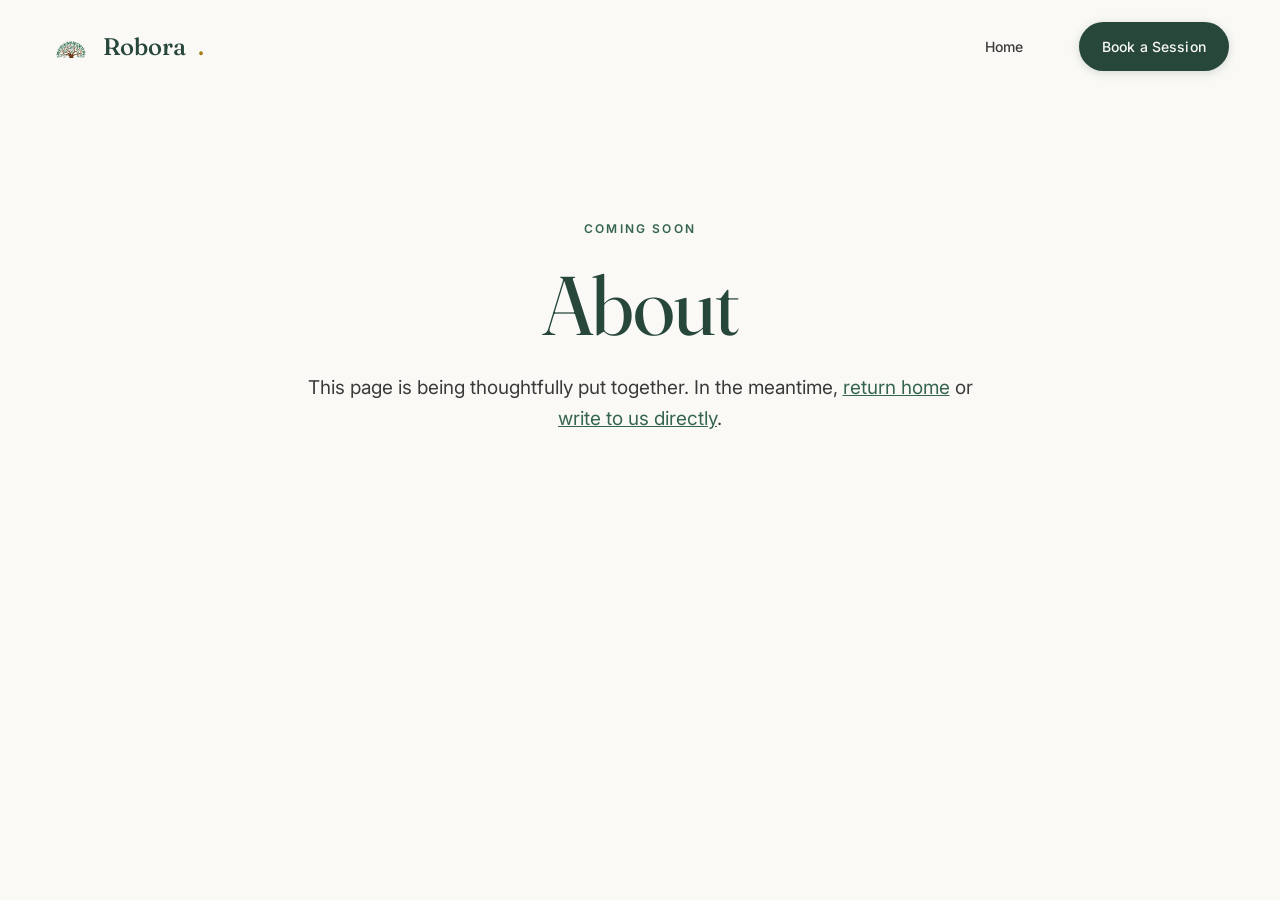
<file: about/index.html>
<!DOCTYPE html>
<html lang="en">
<head>
<meta charset="UTF-8">
<meta name="viewport" content="width=device-width, initial-scale=1.0">
<title>About · Robora Therapy Solutions</title>
<meta name="theme-color" content="#26473a">
<link rel="icon" type="image/png" href="../assets/img/logo-icon.png">
<link rel="preconnect" href="https://fonts.googleapis.com">
<link rel="preconnect" href="https://fonts.gstatic.com" crossorigin>
<link href="https://fonts.googleapis.com/css2?family=Fraunces:ital,opsz,wght@0,9..144,400..600;1,9..144,400..500&family=Inter:wght@400..600&display=swap" rel="stylesheet">
<link rel="stylesheet" href="../assets/css/robora.css">
</head>
<body>
<nav class="nav" aria-label="Primary">
  <div class="nav__inner">
    <a href="../" class="nav__brand"><img src="../assets/img/logo-icon.png" alt="">Robora<span class="dot">.</span></a>
    <div class="nav__links">
      <a href="../">Home</a>
      <a href="../book/" class="btn btn--primary">Book a Session</a>
    </div>
  </div>
</nav>
<main style="max-width:720px;margin:120px auto;padding:0 24px;text-align:center;">
  <span class="eyebrow">Coming Soon</span>
  <h1 style="margin-bottom:24px;">About</h1>
  <p style="font-size:19px;color:var(--ink-soft);line-height:1.65;">
    This page is being thoughtfully put together. In the meantime,
    <a href="../" style="color:var(--moss);text-decoration:underline;">return home</a>
    or <a href="mailto:hello@roboratherapy.com" style="color:var(--moss);text-decoration:underline;">write to us directly</a>.
  </p>
</main>
</body>
</html>
</file>
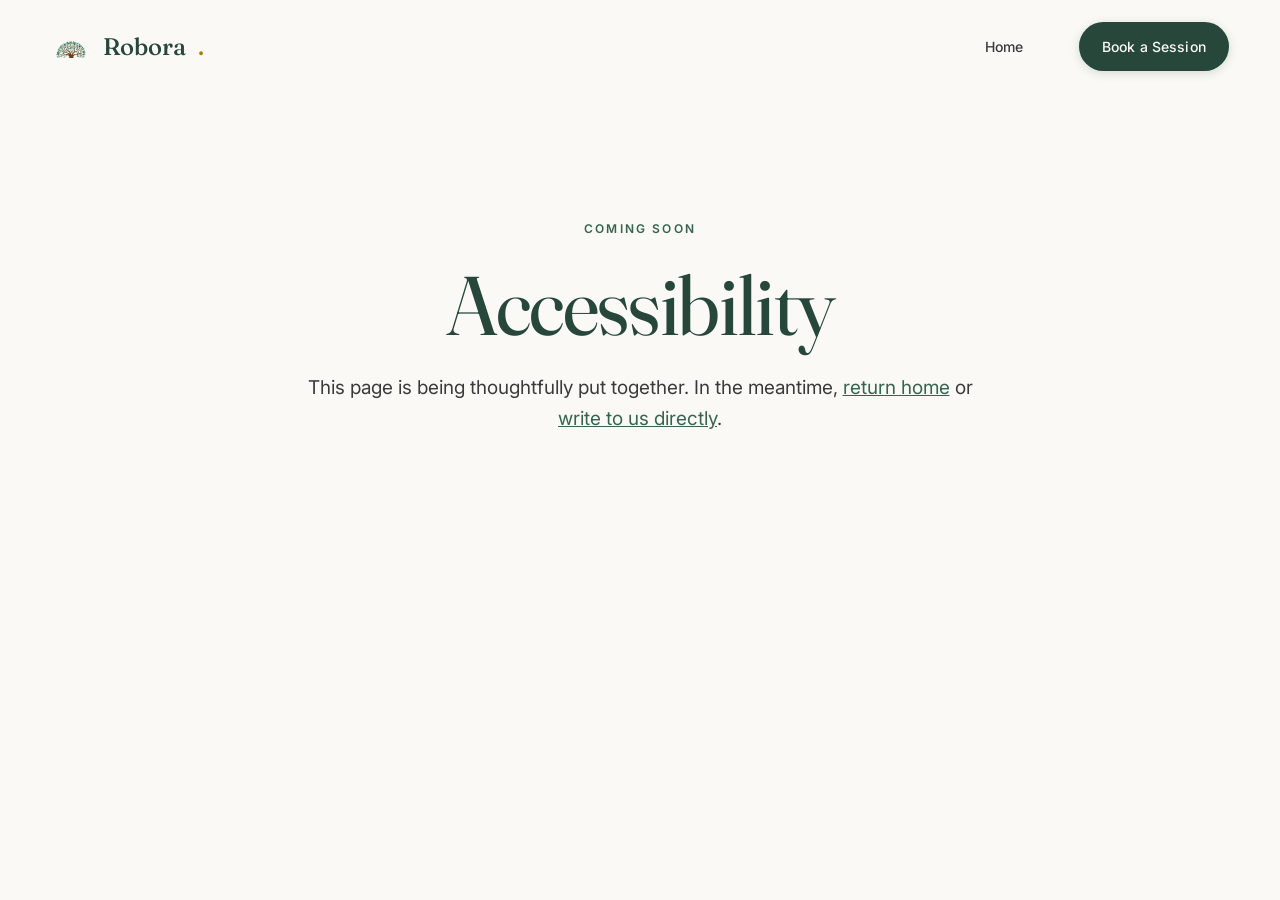
<file: accessibility/index.html>
<!DOCTYPE html>
<html lang="en">
<head>
<meta charset="UTF-8">
<meta name="viewport" content="width=device-width, initial-scale=1.0">
<title>Accessibility · Robora Therapy Solutions</title>
<meta name="theme-color" content="#26473a">
<link rel="icon" type="image/png" href="../assets/img/logo-icon.png">
<link rel="preconnect" href="https://fonts.googleapis.com">
<link rel="preconnect" href="https://fonts.gstatic.com" crossorigin>
<link href="https://fonts.googleapis.com/css2?family=Fraunces:ital,opsz,wght@0,9..144,400..600;1,9..144,400..500&family=Inter:wght@400..600&display=swap" rel="stylesheet">
<link rel="stylesheet" href="../assets/css/robora.css">
</head>
<body>
<nav class="nav" aria-label="Primary">
  <div class="nav__inner">
    <a href="../" class="nav__brand"><img src="../assets/img/logo-icon.png" alt="">Robora<span class="dot">.</span></a>
    <div class="nav__links">
      <a href="../">Home</a>
      <a href="../book/" class="btn btn--primary">Book a Session</a>
    </div>
  </div>
</nav>
<main style="max-width:720px;margin:120px auto;padding:0 24px;text-align:center;">
  <span class="eyebrow">Coming Soon</span>
  <h1 style="margin-bottom:24px;">Accessibility</h1>
  <p style="font-size:19px;color:var(--ink-soft);line-height:1.65;">
    This page is being thoughtfully put together. In the meantime,
    <a href="../" style="color:var(--moss);text-decoration:underline;">return home</a>
    or <a href="mailto:hello@roboratherapy.com" style="color:var(--moss);text-decoration:underline;">write to us directly</a>.
  </p>
</main>
</body>
</html>
</file>
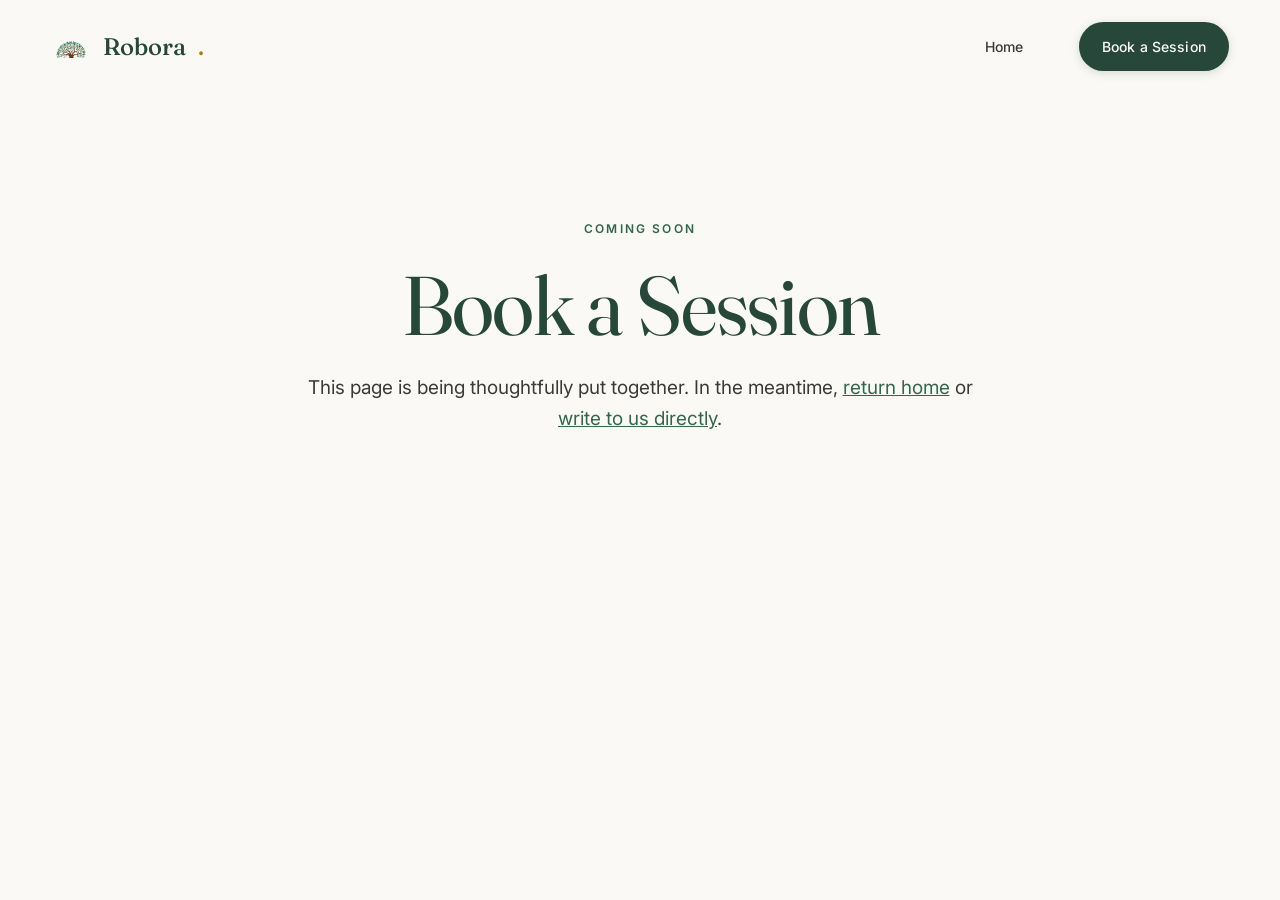
<file: book/index.html>
<!DOCTYPE html>
<html lang="en">
<head>
<meta charset="UTF-8">
<meta name="viewport" content="width=device-width, initial-scale=1.0">
<title>Book a Session · Robora Therapy Solutions</title>
<meta name="theme-color" content="#26473a">
<link rel="icon" type="image/png" href="../assets/img/logo-icon.png">
<link rel="preconnect" href="https://fonts.googleapis.com">
<link rel="preconnect" href="https://fonts.gstatic.com" crossorigin>
<link href="https://fonts.googleapis.com/css2?family=Fraunces:ital,opsz,wght@0,9..144,400..600;1,9..144,400..500&family=Inter:wght@400..600&display=swap" rel="stylesheet">
<link rel="stylesheet" href="../assets/css/robora.css">
</head>
<body>
<nav class="nav" aria-label="Primary">
  <div class="nav__inner">
    <a href="../" class="nav__brand"><img src="../assets/img/logo-icon.png" alt="">Robora<span class="dot">.</span></a>
    <div class="nav__links">
      <a href="../">Home</a>
      <a href="../book/" class="btn btn--primary">Book a Session</a>
    </div>
  </div>
</nav>
<main style="max-width:720px;margin:120px auto;padding:0 24px;text-align:center;">
  <span class="eyebrow">Coming Soon</span>
  <h1 style="margin-bottom:24px;">Book a Session</h1>
  <p style="font-size:19px;color:var(--ink-soft);line-height:1.65;">
    This page is being thoughtfully put together. In the meantime,
    <a href="../" style="color:var(--moss);text-decoration:underline;">return home</a>
    or <a href="mailto:hello@roboratherapy.com" style="color:var(--moss);text-decoration:underline;">write to us directly</a>.
  </p>
</main>
</body>
</html>
</file>
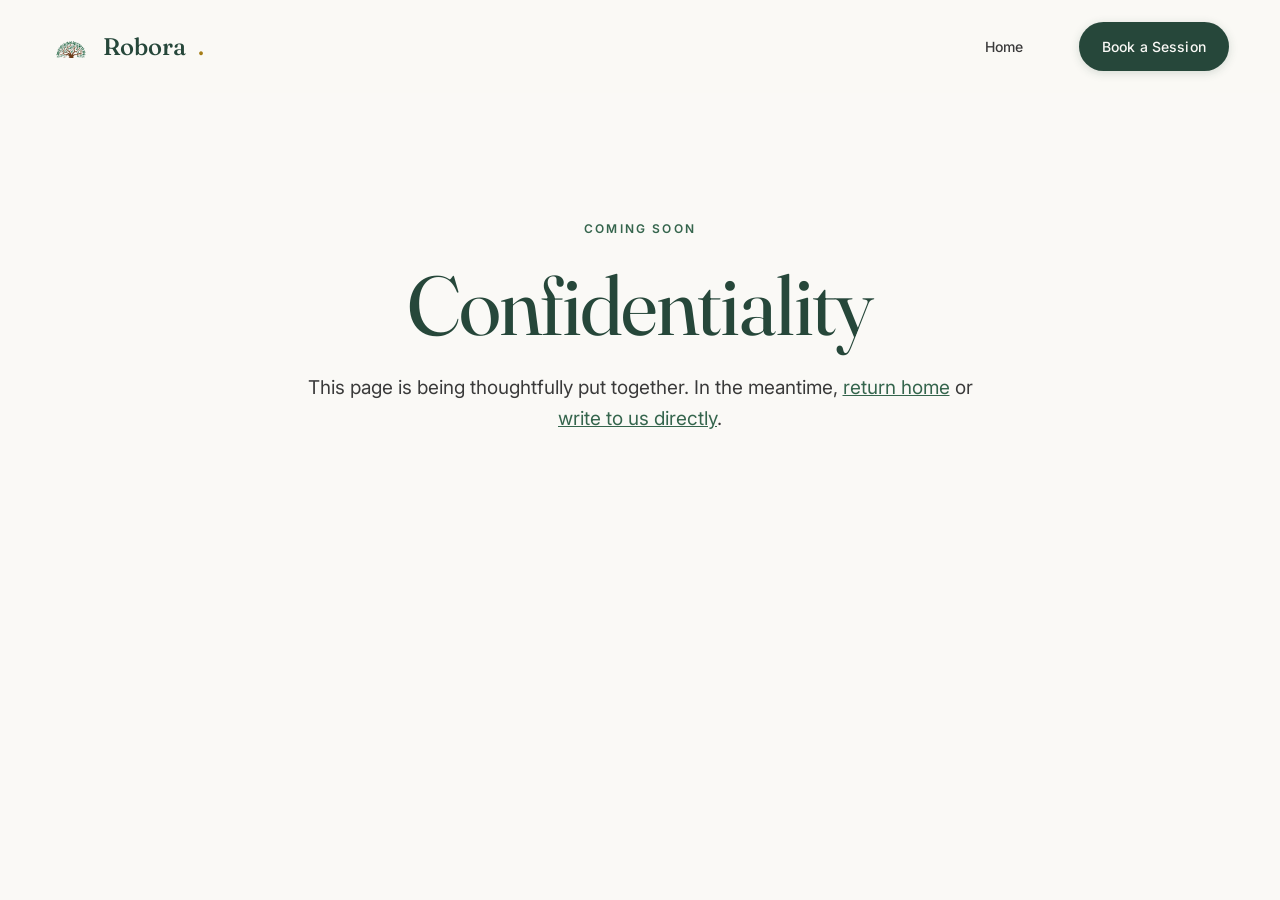
<file: confidentiality/index.html>
<!DOCTYPE html>
<html lang="en">
<head>
<meta charset="UTF-8">
<meta name="viewport" content="width=device-width, initial-scale=1.0">
<title>Confidentiality · Robora Therapy Solutions</title>
<meta name="theme-color" content="#26473a">
<link rel="icon" type="image/png" href="../assets/img/logo-icon.png">
<link rel="preconnect" href="https://fonts.googleapis.com">
<link rel="preconnect" href="https://fonts.gstatic.com" crossorigin>
<link href="https://fonts.googleapis.com/css2?family=Fraunces:ital,opsz,wght@0,9..144,400..600;1,9..144,400..500&family=Inter:wght@400..600&display=swap" rel="stylesheet">
<link rel="stylesheet" href="../assets/css/robora.css">
</head>
<body>
<nav class="nav" aria-label="Primary">
  <div class="nav__inner">
    <a href="../" class="nav__brand"><img src="../assets/img/logo-icon.png" alt="">Robora<span class="dot">.</span></a>
    <div class="nav__links">
      <a href="../">Home</a>
      <a href="../book/" class="btn btn--primary">Book a Session</a>
    </div>
  </div>
</nav>
<main style="max-width:720px;margin:120px auto;padding:0 24px;text-align:center;">
  <span class="eyebrow">Coming Soon</span>
  <h1 style="margin-bottom:24px;">Confidentiality</h1>
  <p style="font-size:19px;color:var(--ink-soft);line-height:1.65;">
    This page is being thoughtfully put together. In the meantime,
    <a href="../" style="color:var(--moss);text-decoration:underline;">return home</a>
    or <a href="mailto:hello@roboratherapy.com" style="color:var(--moss);text-decoration:underline;">write to us directly</a>.
  </p>
</main>
</body>
</html>
</file>
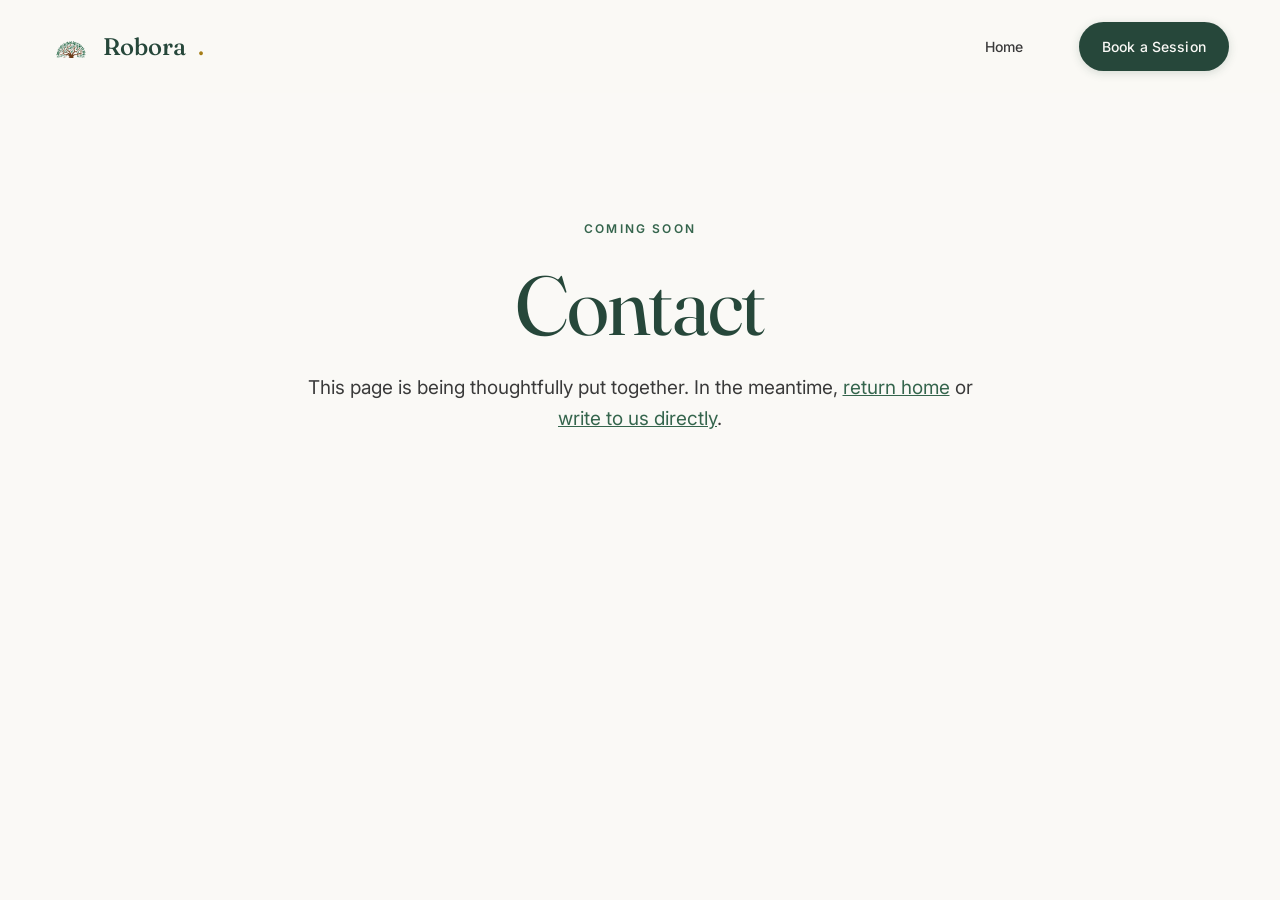
<file: contact/index.html>
<!DOCTYPE html>
<html lang="en">
<head>
<meta charset="UTF-8">
<meta name="viewport" content="width=device-width, initial-scale=1.0">
<title>Contact · Robora Therapy Solutions</title>
<meta name="theme-color" content="#26473a">
<link rel="icon" type="image/png" href="../assets/img/logo-icon.png">
<link rel="preconnect" href="https://fonts.googleapis.com">
<link rel="preconnect" href="https://fonts.gstatic.com" crossorigin>
<link href="https://fonts.googleapis.com/css2?family=Fraunces:ital,opsz,wght@0,9..144,400..600;1,9..144,400..500&family=Inter:wght@400..600&display=swap" rel="stylesheet">
<link rel="stylesheet" href="../assets/css/robora.css">
</head>
<body>
<nav class="nav" aria-label="Primary">
  <div class="nav__inner">
    <a href="../" class="nav__brand"><img src="../assets/img/logo-icon.png" alt="">Robora<span class="dot">.</span></a>
    <div class="nav__links">
      <a href="../">Home</a>
      <a href="../book/" class="btn btn--primary">Book a Session</a>
    </div>
  </div>
</nav>
<main style="max-width:720px;margin:120px auto;padding:0 24px;text-align:center;">
  <span class="eyebrow">Coming Soon</span>
  <h1 style="margin-bottom:24px;">Contact</h1>
  <p style="font-size:19px;color:var(--ink-soft);line-height:1.65;">
    This page is being thoughtfully put together. In the meantime,
    <a href="../" style="color:var(--moss);text-decoration:underline;">return home</a>
    or <a href="mailto:hello@roboratherapy.com" style="color:var(--moss);text-decoration:underline;">write to us directly</a>.
  </p>
</main>
</body>
</html>
</file>
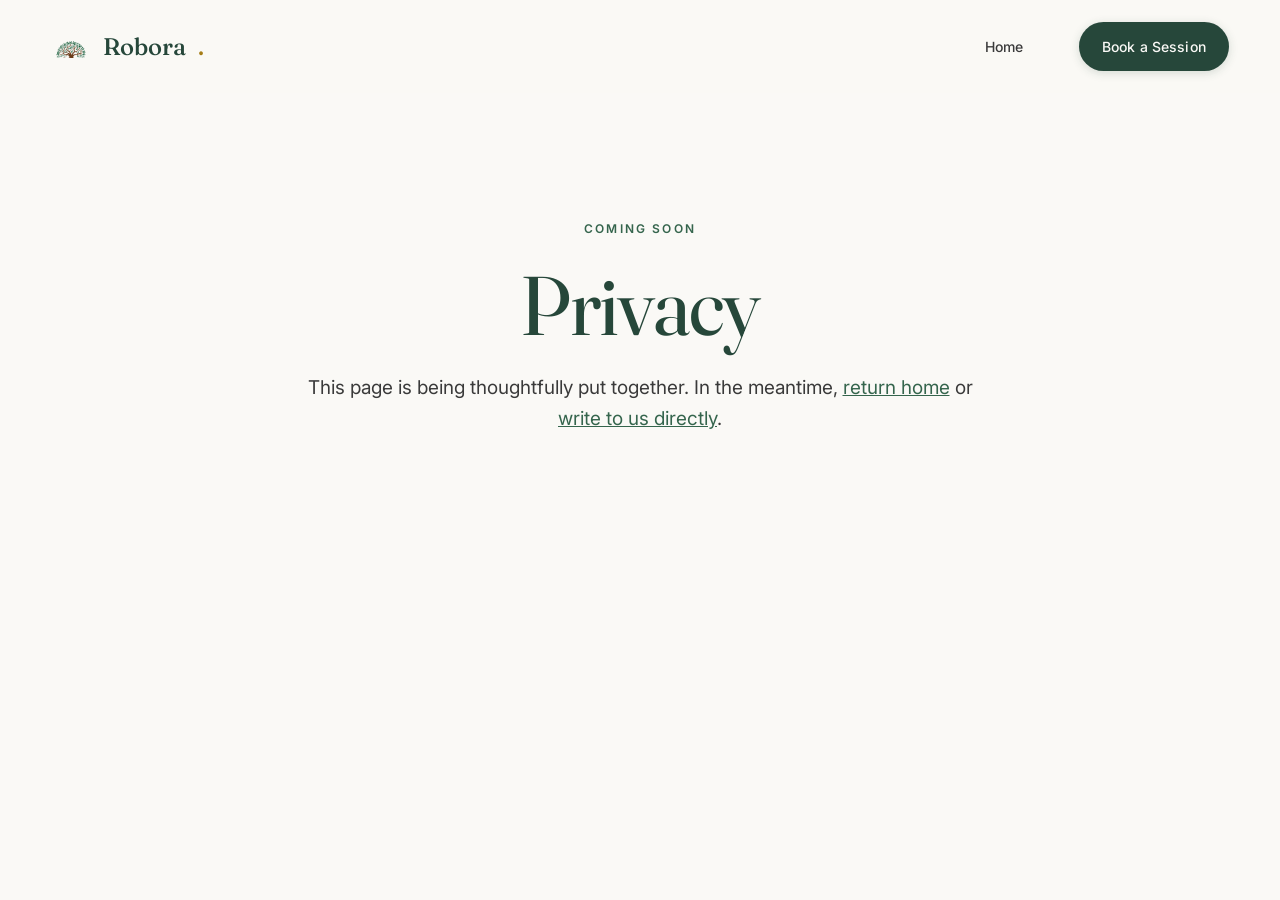
<file: privacy/index.html>
<!DOCTYPE html>
<html lang="en">
<head>
<meta charset="UTF-8">
<meta name="viewport" content="width=device-width, initial-scale=1.0">
<title>Privacy · Robora Therapy Solutions</title>
<meta name="theme-color" content="#26473a">
<link rel="icon" type="image/png" href="../assets/img/logo-icon.png">
<link rel="preconnect" href="https://fonts.googleapis.com">
<link rel="preconnect" href="https://fonts.gstatic.com" crossorigin>
<link href="https://fonts.googleapis.com/css2?family=Fraunces:ital,opsz,wght@0,9..144,400..600;1,9..144,400..500&family=Inter:wght@400..600&display=swap" rel="stylesheet">
<link rel="stylesheet" href="../assets/css/robora.css">
</head>
<body>
<nav class="nav" aria-label="Primary">
  <div class="nav__inner">
    <a href="../" class="nav__brand"><img src="../assets/img/logo-icon.png" alt="">Robora<span class="dot">.</span></a>
    <div class="nav__links">
      <a href="../">Home</a>
      <a href="../book/" class="btn btn--primary">Book a Session</a>
    </div>
  </div>
</nav>
<main style="max-width:720px;margin:120px auto;padding:0 24px;text-align:center;">
  <span class="eyebrow">Coming Soon</span>
  <h1 style="margin-bottom:24px;">Privacy</h1>
  <p style="font-size:19px;color:var(--ink-soft);line-height:1.65;">
    This page is being thoughtfully put together. In the meantime,
    <a href="../" style="color:var(--moss);text-decoration:underline;">return home</a>
    or <a href="mailto:hello@roboratherapy.com" style="color:var(--moss);text-decoration:underline;">write to us directly</a>.
  </p>
</main>
</body>
</html>
</file>
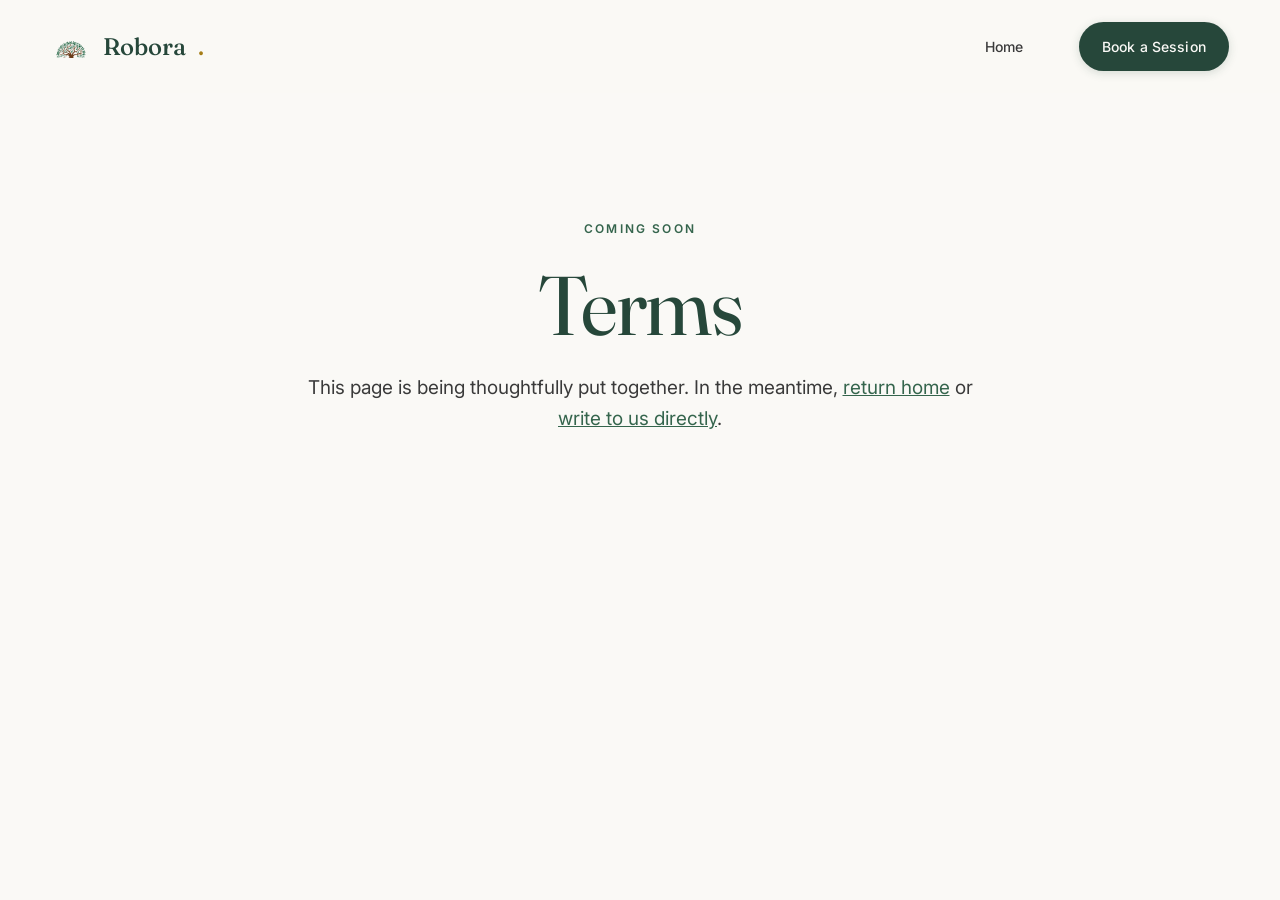
<file: terms/index.html>
<!DOCTYPE html>
<html lang="en">
<head>
<meta charset="UTF-8">
<meta name="viewport" content="width=device-width, initial-scale=1.0">
<title>Terms · Robora Therapy Solutions</title>
<meta name="theme-color" content="#26473a">
<link rel="icon" type="image/png" href="../assets/img/logo-icon.png">
<link rel="preconnect" href="https://fonts.googleapis.com">
<link rel="preconnect" href="https://fonts.gstatic.com" crossorigin>
<link href="https://fonts.googleapis.com/css2?family=Fraunces:ital,opsz,wght@0,9..144,400..600;1,9..144,400..500&family=Inter:wght@400..600&display=swap" rel="stylesheet">
<link rel="stylesheet" href="../assets/css/robora.css">
</head>
<body>
<nav class="nav" aria-label="Primary">
  <div class="nav__inner">
    <a href="../" class="nav__brand"><img src="../assets/img/logo-icon.png" alt="">Robora<span class="dot">.</span></a>
    <div class="nav__links">
      <a href="../">Home</a>
      <a href="../book/" class="btn btn--primary">Book a Session</a>
    </div>
  </div>
</nav>
<main style="max-width:720px;margin:120px auto;padding:0 24px;text-align:center;">
  <span class="eyebrow">Coming Soon</span>
  <h1 style="margin-bottom:24px;">Terms</h1>
  <p style="font-size:19px;color:var(--ink-soft);line-height:1.65;">
    This page is being thoughtfully put together. In the meantime,
    <a href="../" style="color:var(--moss);text-decoration:underline;">return home</a>
    or <a href="mailto:hello@roboratherapy.com" style="color:var(--moss);text-decoration:underline;">write to us directly</a>.
  </p>
</main>
</body>
</html>
</file>
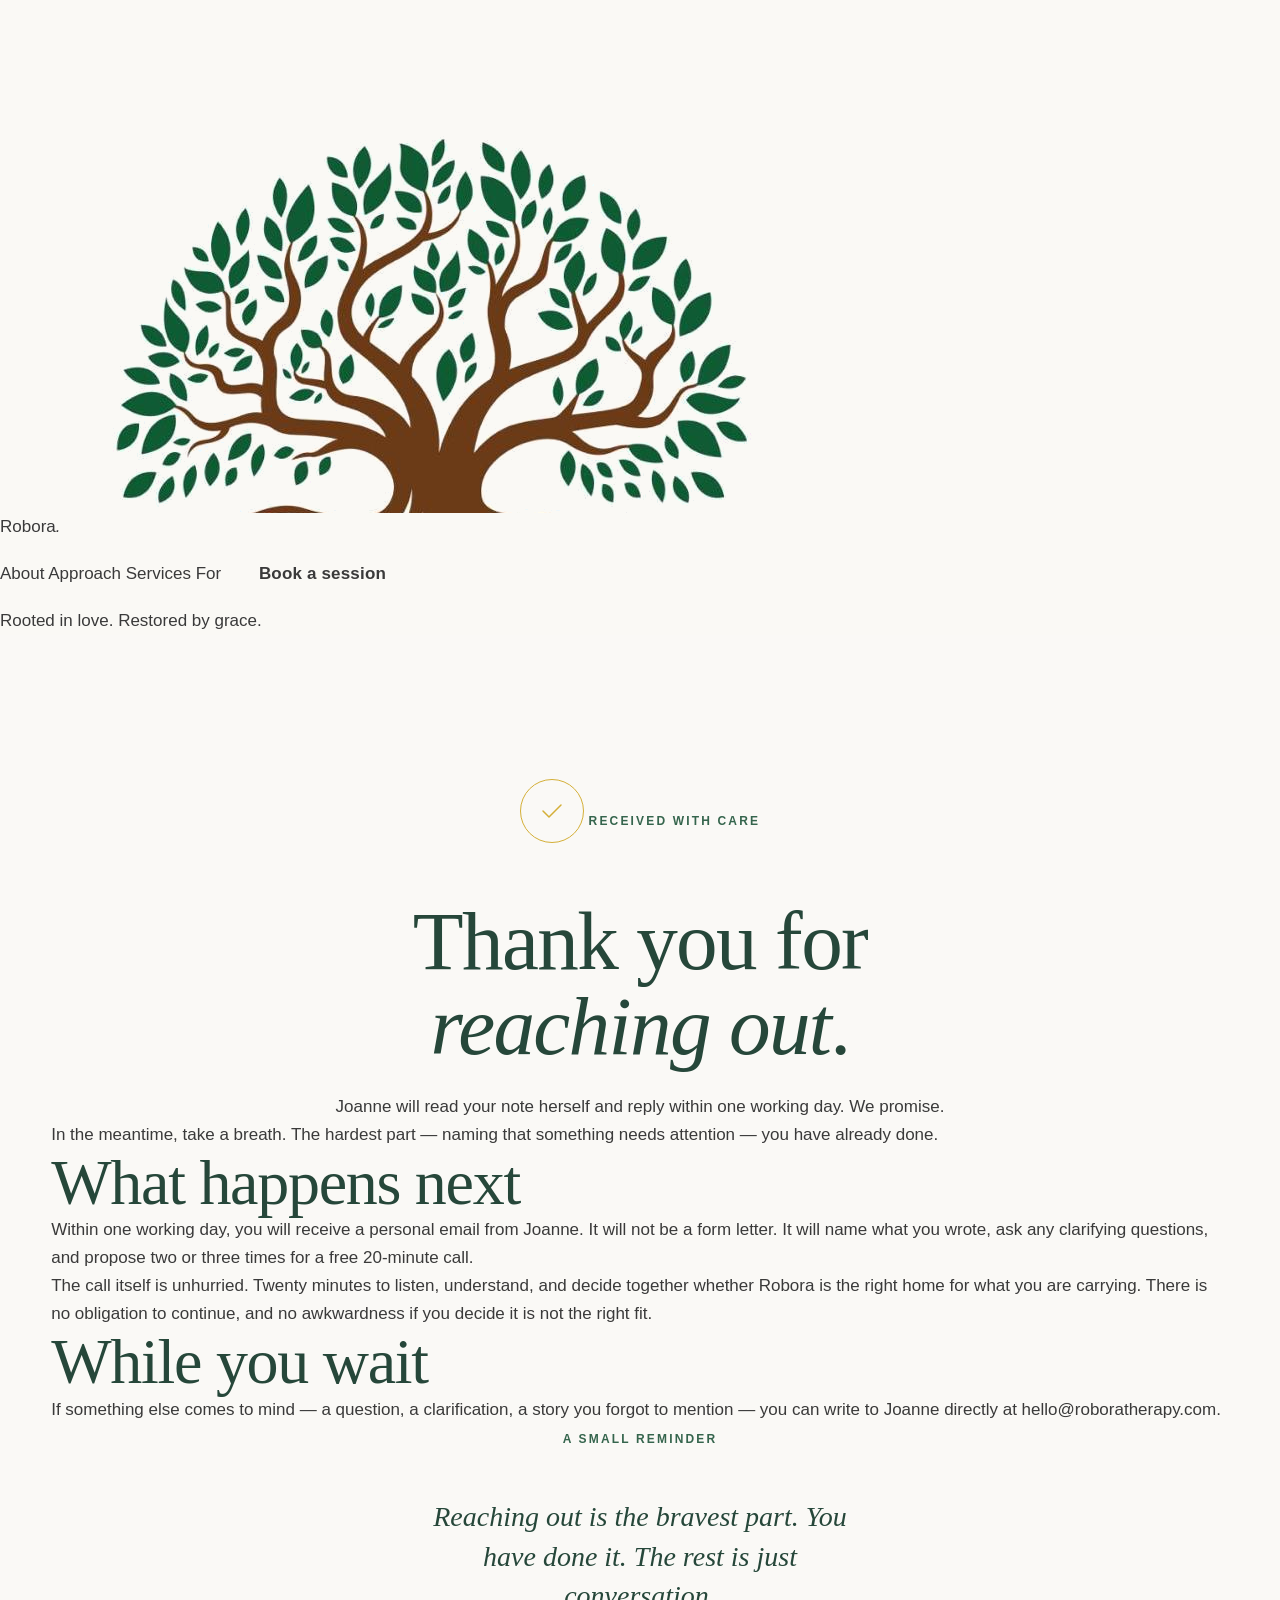
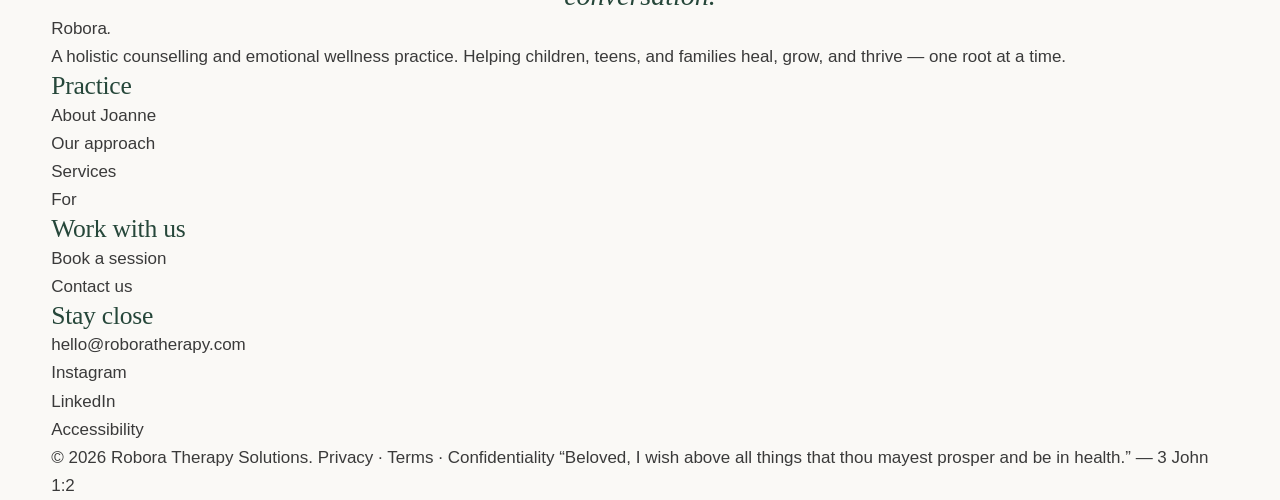
<file: book/thanks/index.html>
<!DOCTYPE html>
<html lang="en">
<head>
<meta charset="UTF-8">
<meta name="viewport" content="width=device-width, initial-scale=1.0, viewport-fit=cover">
<title>Thank you · Robora Therapy Solutions</title>
<meta name="description" content="Your booking request has been received. Joanne will reply within one working day.">
<meta name="theme-color" content="#1f3322">
<link rel="icon" type="image/png" href="../../assets/img/logo-icon.png">

<meta property="og:title" content="Thank you · Robora Therapy Solutions">
<meta property="og:description" content="Your booking request has been received. Joanne will reply within one working day.">
<meta property="og:type" content="website">
<meta property="og:image" content="../../assets/img/hero.jpg">

<link rel="preconnect" href="https://fonts.googleapis.com">
<link rel="preconnect" href="https://fonts.gstatic.com" crossorigin>
<link href="https://fonts.googleapis.com/css2?family=Lora:ital,wght@0,400;0,500;0,600;1,400;1,500&family=Quicksand:wght@400;500;600;700&family=Caveat:wght@500&display=swap" rel="stylesheet">
<link rel="stylesheet" href="../../assets/css/robora.css">
</head>
<body>
<a href="#main" class="sr-only">Skip to main content</a>

<nav class="nav" aria-label="Primary">
  <div class="nav-inner">
    <a href="../../" class="nav-brand" aria-label="Robora Therapy Solutions, home">
      <img src="../../assets/img/logo-icon.png" alt="">
      <span class="wm">Robora<i>.</i></span>
    </a>
    <button class="nav-toggle" id="navToggle" aria-label="Open menu" aria-expanded="false" aria-controls="navLinks">
      <span class="bar"></span>
      <span class="bar"></span>
      <span class="bar"></span>
    </button>
    <div class="nav-links" id="navLinks">
      <a href="../../about/">About</a>
      <a href="../../#approach">Approach</a>
      <a href="../../#specialties">Services</a>
      <a href="../../#audiences">For</a>
      <a href="../../book/" class="btn btn-primary nav-cta">Book a session</a>
      <div class="nav-drawer-foot">Rooted in love. Restored by grace.</div>
    </div>
  </div>
</nav>
<div class="nav-backdrop" id="navBackdrop" aria-hidden="true"></div>

<main id="main">

<section class="page-header" style="padding-top:clamp(100px, 16vh, 180px);">
  <div class="container" style="text-align:center;">
    <div style="display:inline-flex;width:64px;height:64px;border:1.5px solid var(--gold);border-radius:50%;align-items:center;justify-content:center;margin-bottom:32px;">
      <svg width="28" height="28" viewBox="0 0 28 28" fill="none" stroke="currentColor" stroke-width="1.5" style="color:var(--gold);">
        <path d="M5 14L11 20L23 8" stroke-linecap="round" stroke-linejoin="round"/>
      </svg>
    </div>
    <span class="eyebrow" style="justify-content:center;">Received with care</span>
    <h1 style="margin:24px auto;max-width:18ch;">Thank you for <em>reaching out</em>.</h1>
    <p class="lede" style="margin:0 auto;">Joanne will read your note herself and reply within one working day. We promise.</p>
  </div>
</section>

<section class="section-tight">
  <div class="container">
    <div class="prose reveal">
      <p class="lede">In the meantime, take a breath. The hardest part &mdash; naming that something needs attention &mdash; you have already done.</p>

      <h2>What happens next</h2>
      <p>Within one working day, you will receive a personal email from Joanne. It will not be a form letter. It will name what you wrote, ask any clarifying questions, and propose two or three times for a free 20-minute call.</p>
      <p>The call itself is unhurried. Twenty minutes to listen, understand, and decide together whether Robora is the right home for what you are carrying. There is no obligation to continue, and no awkwardness if you decide it is not the right fit.</p>

      <h2>While you wait</h2>
      <p>If something else comes to mind &mdash; a question, a clarification, a story you forgot to mention &mdash; you can write to Joanne directly at <a href="mailto:hello@roboratherapy.com">hello@roboratherapy.com</a>.</p>
    </div>
  </div>
</section>

<section class="section section-paper">
  <div class="container" style="text-align:center;">
    <span class="eyebrow" style="justify-content:center;">A small reminder</span>
    <p style="font-family:var(--font-display);font-style:italic;font-size:clamp(22px,2.4vw,28px);color:var(--moss-deep);max-width:32ch;margin:24px auto 0;line-height:1.4;">Reaching out is the bravest part. You have done it. The rest is just conversation.</p>
  </div>
</section>

</main>

<footer class="foot">
  <div class="container">
    <div class="foot-top">
      <div class="foot-brand">
        <div class="wm">Robora<i>.</i></div>
        <p>A holistic counselling and emotional wellness practice. Helping children, teens, and families heal, grow, and thrive &mdash; one root at a time.</p>
      </div>
      <div class="foot-col">
        <h3>Practice</h3>
        <ul>
          <li><a href="../../about/">About Joanne</a></li>
          <li><a href="../../#approach">Our approach</a></li>
          <li><a href="../../#specialties">Services</a></li>
          <li><a href="../../#audiences">For</a></li>
        </ul>
      </div>
      <div class="foot-col">
        <h3>Work with us</h3>
        <ul>
          <li><a href="../../book/">Book a session</a></li>
          <li><a href="../../contact/">Contact us</a></li>
        </ul>
      </div>
      <div class="foot-col">
        <h3>Stay close</h3>
        <ul>
          <li><a href="mailto:hello@roboratherapy.com">hello@roboratherapy.com</a></li>
          <li><a href="../../contact/">Instagram</a></li>
          <li><a href="../../contact/">LinkedIn</a></li>
          <li><a href="../../accessibility/">Accessibility</a></li>
        </ul>
      </div>
    </div>
    <div class="foot-bot">
      <span>&copy; 2026 Robora Therapy Solutions. <a href="../../privacy/">Privacy</a> &middot; <a href="../../terms/">Terms</a> &middot; <a href="../../confidentiality/">Confidentiality</a></span>
      <span class="scrip">&ldquo;Beloved, I wish above all things that thou mayest prosper and be in health.&rdquo; &mdash; 3 John 1:2</span>
    </div>
  </div>
</footer>

<script defer src="../../assets/js/robora.js"></script>
</body>
</html>
</file>
<file: assets/css/robora.css>
/* ==========================================================================
   ROBORA THERAPY SOLUTIONS
   V3.2 Rebuilt against measured reference proportions.
   
   Measured hero split: 39/61 (text/photo), both bleed to viewport edges.
   Measured about split: 48/52 (portrait/text), portrait bleeds left.
   Audiences/CTA split: 36/64 (photo/panel).
   Typography scaled up substantially.
   ========================================================================== */

:root {
  --moss: #35654d;
  --moss-deep: #26473a;
  --moss-darker: #1a3328;
  --moss-light: #6b8c7a;
  --gold: #d4af37;
  --gold-text: #a67e18;
  --gold-soft: #e5c767;
  --ivory: #faf9f6;
  --paper: #f2eee2;
  --paper-deep: #e8dec5;
  --ink: #1a1a1a;
  --ink-soft: #3a3a3a;
  --ink-muted: #6b6b6b;
  --line: rgba(26, 26, 26, 0.08);
  --line-on-moss: rgba(250, 249, 246, 0.15);

  --font-display: 'Fraunces', 'Georgia', serif;
  --font-body: 'Inter', -apple-system, BlinkMacSystemFont, 'Segoe UI', sans-serif;

  --fs-xs: 12px;
  --fs-sm: 14px;
  --fs-base: 17px;
  --fs-md: 19px;
  --fs-lg: 22px;
  --fs-xl: 28px;
  --fs-h4: clamp(20px, 1.6vw, 24px);
  --fs-h3: clamp(24px, 2vw, 30px);
  --fs-h2: clamp(44px, 5vw, 72px);
  --fs-h1: clamp(56px, 6.5vw, 96px);

  --space-1: 8px;
  --space-2: 16px;
  --space-3: 24px;
  --space-4: 36px;
  --space-5: 56px;
  --space-6: 80px;
  --space-7: 120px;

  --container-max: 1440px;
  --pad-x: clamp(24px, 4vw, 64px);

  --r-sm: 8px;
  --r-md: 14px;
  --r-lg: 28px;
  --r-pill: 999px;

  --shadow: 0 8px 32px rgba(26, 26, 26, 0.08);
  --shadow-lift: 0 20px 60px rgba(26, 26, 26, 0.12);

  --t: 220ms ease;
}

*, *::before, *::after { box-sizing: border-box; }
html { -webkit-text-size-adjust: 100%; scroll-behavior: smooth; }
body, h1, h2, h3, h4, p, ul, ol, figure, blockquote { margin: 0; padding: 0; }
ul, ol { list-style: none; }
img, svg { display: block; max-width: 100%; }
button { font: inherit; cursor: pointer; background: none; border: none; padding: 0; color: inherit; }
a { color: inherit; text-decoration: none; }

body {
  font-family: var(--font-body);
  font-size: var(--fs-base);
  font-weight: 400;
  line-height: 1.65;
  color: var(--ink-soft);
  background: var(--ivory);
  -webkit-font-smoothing: antialiased;
  -moz-osx-font-smoothing: grayscale;
  text-rendering: optimizeLegibility;
  overflow-x: hidden;
}

h1, h2, h3, h4 {
  font-family: var(--font-display);
  font-weight: 400;
  line-height: 1.05;
  letter-spacing: -0.02em;
  color: var(--moss-deep);
}
h1 { font-size: var(--fs-h1); line-height: 1.02; }
h2 { font-size: var(--fs-h2); }
h3 { font-size: var(--fs-h3); line-height: 1.2; letter-spacing: -0.01em; }
h4 { font-size: var(--fs-h4); line-height: 1.3; }
p { color: var(--ink-soft); line-height: 1.65; }

.sr-only {
  position: absolute; width: 1px; height: 1px;
  padding: 0; margin: -1px; overflow: hidden;
  clip: rect(0,0,0,0); white-space: nowrap; border: 0;
}
.sr-only:focus {
  position: fixed; top: 16px; left: 16px;
  width: auto; height: auto; padding: 12px 20px;
  margin: 0; clip: auto;
  background: var(--moss-deep); color: var(--ivory);
  border-radius: var(--r-md); z-index: 1000;
}
:focus-visible { outline: 2px solid var(--moss); outline-offset: 3px; border-radius: 2px; }

.container {
  width: 100%;
  max-width: var(--container-max);
  margin-inline: auto;
  padding-inline: var(--pad-x);
}

.eyebrow {
  display: inline-block;
  font-family: var(--font-body);
  font-size: var(--fs-xs);
  font-weight: 600;
  letter-spacing: 0.18em;
  text-transform: uppercase;
  color: var(--moss);
  margin-bottom: var(--space-3);
}
.eyebrow--on-dark { color: var(--gold-soft); }

.accent {
  color: var(--gold-text);
  font-style: italic;
  font-weight: 400;
}
.approach .accent,
.audiences__title .accent,
.cta__title .accent { color: var(--gold-soft); }

.btn {
  display: inline-flex;
  align-items: center;
  gap: var(--space-2);
  padding: 18px 32px;
  border-radius: var(--r-pill);
  font-family: var(--font-body);
  font-size: var(--fs-base);
  font-weight: 600;
  letter-spacing: 0.01em;
  text-decoration: none;
  transition: all var(--t);
  cursor: pointer;
  border: 1.5px solid transparent;
  white-space: nowrap;
}
.btn svg { width: 18px; height: 18px; }

.btn--primary {
  background: var(--moss-deep);
  color: var(--ivory);
  box-shadow: 0 2px 10px rgba(38, 71, 58, 0.18);
}
.btn--primary:hover {
  background: var(--moss);
  transform: translateY(-1px);
  box-shadow: 0 10px 24px rgba(38, 71, 58, 0.28);
}

.btn--outline {
  background: transparent;
  color: var(--moss-deep);
  border-color: var(--moss-deep);
}
.btn--outline:hover { background: var(--moss-deep); color: var(--ivory); }

.btn--outline-light {
  background: transparent;
  color: var(--ivory);
  border-color: rgba(250, 249, 246, 0.7);
}
.btn--outline-light:hover {
  background: var(--ivory);
  color: var(--moss-deep);
  border-color: var(--ivory);
}

.pill {
  display: inline-flex;
  align-items: center;
  gap: 10px;
  padding: 10px 18px;
  background: var(--paper);
  border-radius: var(--r-pill);
  font-size: var(--fs-sm);
  font-weight: 500;
  color: var(--moss-deep);
}
.pill svg { width: 16px; height: 16px; color: var(--gold-text); }

.nav {
  position: sticky; top: 0; z-index: 100;
  background: rgba(250, 249, 246, 0.9);
  backdrop-filter: saturate(140%) blur(10px);
  -webkit-backdrop-filter: saturate(140%) blur(10px);
}
.nav__inner {
  display: flex; align-items: center; justify-content: space-between;
  padding: 22px var(--pad-x);
  max-width: var(--container-max);
  margin-inline: auto;
}
.nav__brand {
  display: flex; align-items: center; gap: 12px;
  font-family: var(--font-display);
  font-size: 24px; font-weight: 500;
  color: var(--moss-deep);
}
.nav__brand img { width: 40px; height: 40px; object-fit: contain; }
.nav__brand .dot { color: var(--gold-text); }

.nav__links { display: flex; align-items: center; gap: var(--space-5); }
.nav__links a {
  font-size: var(--fs-sm); font-weight: 500;
  color: var(--ink-soft); transition: color var(--t);
}
.nav__links a:hover { color: var(--moss-deep); }
/* Keep button text light inside the nav - override the link color above */
.nav__links a.btn--primary {
  color: var(--ivory);
  font-size: var(--fs-sm);
  padding: 12px 22px;
}
.nav__links a.btn--primary:hover { color: var(--ivory); }

.nav__toggle {
  display: none; width: 44px; height: 44px;
  flex-direction: column; justify-content: center; gap: 5px; padding: 8px;
}
.nav__toggle span {
  display: block; height: 2px;
  background: var(--moss-deep); border-radius: 2px;
}

/* HERO 39/61, photo bleeds right */
.hero {
  position: relative;
  overflow: hidden;
  padding-top: var(--space-5);
  padding-bottom: var(--space-6);
  min-height: clamp(560px, 55vw, 760px);
}
.hero__grid {
  display: grid;
  grid-template-columns: minmax(0, 0.8fr) minmax(0, 1fr);
  gap: var(--space-5);
  max-width: calc(var(--container-max) + var(--pad-x));
  margin: 0 auto 0 0;
  padding-left: var(--pad-x);
  align-items: center;
  min-height: inherit;
}
.hero__text {
  padding-right: var(--space-4);
  max-width: 720px;
  justify-self: end;
  width: 100%;
}
.hero__title { margin-bottom: var(--space-3); }
.hero__lede {
  font-size: var(--fs-md);
  line-height: 1.5;
  max-width: 50ch;
  margin-bottom: var(--space-4);
  color: var(--ink-soft);
}
.hero__actions {
  display: flex;
  gap: var(--space-2);
  flex-wrap: wrap;
  margin-bottom: var(--space-5);
}
.hero__chips {
  display: flex;
  gap: var(--space-3);
  flex-wrap: wrap;
  padding-top: var(--space-3);
}
.hero__chip {
  display: flex; align-items: center; gap: 10px;
  font-size: var(--fs-sm); font-weight: 500;
  color: var(--moss-deep);
}
.hero__chip svg {
  width: 20px; height: 20px;
  color: var(--gold-text); flex-shrink: 0;
}
.hero__media {
  position: relative;
  height: 100%;
  min-height: clamp(500px, 55vw, 760px);
  overflow: hidden;
  margin-right: calc(50% - 50vw);
  /* Organic curved left edge via SVG clip path (defined inline in index.html) */
  clip-path: url(#hero-curve);
  -webkit-clip-path: url(#hero-curve);
}
.hero__media img, .hero__media svg {
  width: 100%; height: 100%;
  object-fit: cover; display: block;
}

/* ABOUT portrait bleeds left */
.about {
  position: relative;
  overflow: hidden;
  padding: var(--space-7) 0;
  background: var(--ivory);
}
.about__grid {
  display: grid;
  grid-template-columns: minmax(0, 0.92fr) minmax(0, 1fr);
  gap: var(--space-6);
  max-width: var(--container-max);
  margin-inline: auto;
  padding-inline: var(--pad-x);
  align-items: center;
}
.about__portrait {
  position: relative;
  aspect-ratio: 4 / 5;
  min-height: 500px;
  max-height: 720px;
  border-top-right-radius: var(--r-lg);
  border-bottom-right-radius: var(--r-lg);
  overflow: hidden;
  /* Partial bleed - portrait extends only ~80px past the normal container,
     keeping more of the subject visible */
  margin-left: calc(-1 * var(--pad-x));
}
.about__portrait img {
  width: 100%; height: 100%;
  object-fit: cover;
  object-position: center 15%;
  display: block;
}
.about__nameplate {
  position: absolute;
  left: var(--space-4);
  bottom: var(--space-4);
  max-width: 380px;
  width: calc(100% - var(--space-5));
  background: var(--ivory);
  padding: 18px 24px;
  border-radius: var(--r-md);
  display: flex;
  align-items: center;
  gap: var(--space-2);
  box-shadow: 0 8px 24px rgba(26, 26, 26, 0.12);
}
.about__nameplate-text { flex: 1; }
.about__nameplate-name {
  font-family: var(--font-display);
  font-size: 20px;
  font-weight: 500;
  color: var(--moss-deep);
  display: block;
  line-height: 1.1;
}
.about__nameplate-role {
  display: block;
  font-size: 11px;
  font-weight: 600;
  letter-spacing: 0.12em;
  text-transform: uppercase;
  color: var(--ink-muted);
  margin-top: 4px;
}
.about__nameplate-arrow {
  width: 40px; height: 40px;
  border-radius: 50%;
  background: var(--gold);
  color: var(--ivory);
  display: inline-flex;
  align-items: center;
  justify-content: center;
  flex-shrink: 0;
  transition: transform var(--t);
}
.about__nameplate-arrow:hover { transform: translateX(2px); }
.about__nameplate-arrow svg { width: 18px; height: 18px; }

.about__text { max-width: 640px; }
.about__title { margin-bottom: var(--space-3); }
.about__body {
  font-size: var(--fs-md);
  line-height: 1.6;
  max-width: 52ch;
  margin-bottom: var(--space-4);
}
.about__pills {
  display: grid;
  grid-template-columns: repeat(2, max-content);
  gap: 12px;
}

/* APPROACH */
.approach {
  background: var(--moss-deep);
  color: var(--ivory);
  padding: var(--space-7) 0;
}
.approach__inner {
  max-width: var(--container-max);
  margin-inline: auto;
  padding-inline: var(--pad-x);
  display: grid;
  grid-template-columns: minmax(0, 1fr) minmax(0, 1.1fr);
  gap: var(--space-6);
  align-items: center;
}
.approach__title { color: var(--ivory); font-size: var(--fs-h2); line-height: 1.05; }
.approach__right p {
  color: rgba(250, 249, 246, 0.88);
  font-size: var(--fs-md);
  line-height: 1.55;
  max-width: 56ch;
  margin-bottom: var(--space-3);
}
.approach__roots {
  display: grid;
  grid-template-columns: repeat(4, 1fr);
  gap: var(--space-3);
  margin-top: var(--space-6);
}
.approach__root h4 {
  font-family: var(--font-body);
  font-size: var(--fs-xs);
  font-weight: 600;
  letter-spacing: 0.12em;
  text-transform: uppercase;
  color: var(--gold-soft);
  margin-bottom: 8px;
}
.approach__root p {
  font-size: var(--fs-sm);
  color: rgba(250, 249, 246, 0.78);
  line-height: 1.5;
  margin: 0;
}

/* SPECIALTIES */
.specialties {
  padding: var(--space-7) 0 var(--space-6);
  background: var(--ivory);
}
.specialties__head {
  max-width: var(--container-max);
  margin: 0 auto var(--space-6);
  padding-inline: var(--pad-x);
  display: grid;
  grid-template-columns: minmax(0, 1fr) minmax(0, 1fr);
  gap: var(--space-5);
  align-items: end;
}
.specialties__title { font-size: var(--fs-h2); }
.specialties__intro {
  font-size: var(--fs-md);
  line-height: 1.55;
  max-width: 46ch;
}
.specialties__grid {
  max-width: var(--container-max);
  margin-inline: auto;
  padding-inline: var(--pad-x);
  display: grid;
  grid-template-columns: repeat(4, 1fr);
  gap: var(--space-3);
}
.specialty {
  display: flex;
  flex-direction: column;
  background: var(--paper);
  border-radius: var(--r-md);
  overflow: hidden;
  transition: transform var(--t), box-shadow var(--t);
  min-height: 420px;
}
.specialty:hover {
  transform: translateY(-6px);
  box-shadow: var(--shadow-lift);
}
.specialty__media {
  aspect-ratio: 1.6 / 1;
  overflow: hidden;
  background: var(--paper-deep);
}
.specialty__media img, .specialty__media svg {
  width: 100%; height: 100%; object-fit: cover;
}
.specialty__body {
  padding: var(--space-3) var(--space-3) var(--space-4);
  display: flex;
  flex-direction: column;
  flex: 1;
  position: relative;
}
.specialty__title { font-size: var(--fs-h3); margin-bottom: 10px; }
.specialty__desc {
  font-size: var(--fs-sm);
  line-height: 1.55;
  flex: 1;
  margin-bottom: var(--space-3);
  padding-right: 50px;
}
.specialty__link {
  position: absolute;
  bottom: var(--space-4);
  right: var(--space-3);
  width: 44px; height: 44px;
  border-radius: 50%;
  border: 1.5px solid var(--gold);
  color: var(--gold-text);
  display: inline-flex;
  align-items: center;
  justify-content: center;
  transition: all var(--t);
}
.specialty__link:hover { background: var(--gold); color: var(--ivory); }
.specialty__link svg { width: 16px; height: 16px; }
.specialty:hover .specialty__link { transform: scale(1.08); }

/* AUDIENCES */
.audiences {
  padding: var(--space-5) 0 var(--space-6);
  background: var(--ivory);
  overflow: hidden;
}
.audiences__card {
  display: grid;
  grid-template-columns: 0.56fr 1fr;
  min-height: 500px;
}
.audiences__media { overflow: hidden; }
.audiences__media img, .audiences__media svg {
  width: 100%; height: 100%; object-fit: cover;
}
.audiences__panel {
  background: var(--moss-deep);
  padding: var(--space-6);
  color: var(--ivory);
  display: flex;
  flex-direction: column;
  justify-content: center;
}
.audiences__title {
  color: var(--ivory);
  font-size: clamp(32px, 3.6vw, 54px);
  line-height: 1.1;
  margin-bottom: var(--space-4);
  max-width: 20ch;
}
.audiences__grid {
  display: grid;
  grid-template-columns: repeat(2, 1fr);
  gap: var(--space-4);
}
.audience {
  display: flex; gap: var(--space-2);
  align-items: flex-start;
}
.audience__icon {
  width: 52px; height: 52px;
  border-radius: 50%;
  background: rgba(250, 249, 246, 0.08);
  color: var(--gold-soft);
  display: inline-flex;
  align-items: center;
  justify-content: center;
  flex-shrink: 0;
}
.audience__icon svg { width: 24px; height: 24px; }
.audience__text { padding-top: 4px; }
.audience__name {
  font-size: var(--fs-base);
  font-weight: 600;
  color: var(--ivory);
  margin-bottom: 4px;
}
.audience__desc {
  font-size: var(--fs-sm);
  color: rgba(250, 249, 246, 0.72);
  line-height: 1.5;
  margin: 0;
}

/* PATH */
.path {
  padding: var(--space-6) 0;
  background: var(--ivory);
  position: relative;
}
.path__grid {
  max-width: var(--container-max);
  margin-inline: auto;
  padding-inline: var(--pad-x);
  display: grid;
  grid-template-columns: minmax(0, 1fr) minmax(0, 1fr);
  gap: var(--space-6);
  align-items: start;
}
.path__title { font-size: var(--fs-h2); margin-bottom: var(--space-3); }
.path__intro {
  font-size: var(--fs-md);
  line-height: 1.55;
  max-width: 46ch;
  margin-bottom: var(--space-3);
}
.path__list { display: flex; flex-direction: column; gap: 6px; }
.path__list li {
  display: flex; gap: var(--space-2);
  align-items: flex-start;
  padding: 10px 0;
  font-size: var(--fs-md);
  color: var(--ink-soft);
}
.path__list svg {
  width: 24px; height: 24px;
  color: var(--gold-text);
  flex-shrink: 0; margin-top: 2px;
}
.testimonial {
  background: var(--paper);
  padding: var(--space-5) var(--space-5);
  border-radius: var(--r-lg);
  position: relative;
  margin-top: 0;
}
.testimonial__mark {
  font-family: var(--font-display);
  font-size: 96px;
  line-height: 0.7;
  color: var(--gold);
  margin-bottom: var(--space-2);
}
.testimonial__quote {
  font-family: var(--font-display);
  font-size: var(--fs-xl);
  font-style: italic;
  font-weight: 400;
  line-height: 1.45;
  color: var(--moss-deep);
  margin-bottom: var(--space-4);
  letter-spacing: -0.005em;
}
.testimonial__cite { font-style: normal; }
.testimonial__cite-name {
  font-size: var(--fs-base);
  font-weight: 600;
  color: var(--moss-deep);
}
.testimonial__cite-role {
  display: block;
  font-size: var(--fs-xs);
  font-weight: 600;
  letter-spacing: 0.12em;
  text-transform: uppercase;
  color: var(--ink-muted);
  margin-top: 4px;
}

/* CTA */
.cta {
  padding: var(--space-5) 0 0;
  background: var(--ivory);
  overflow: hidden;
}
.cta__card {
  display: grid;
  grid-template-columns: 0.56fr 1fr;
  min-height: 320px;
}
.cta__media { overflow: hidden; }
.cta__media img, .cta__media svg {
  width: 100%; height: 100%; object-fit: cover;
}
.cta__panel {
  background: var(--moss-deep);
  padding: var(--space-6);
  color: var(--ivory);
  display: flex;
  flex-direction: column;
  justify-content: center;
}
.cta__title {
  color: var(--ivory);
  font-size: clamp(36px, 4vw, 60px);
  margin-bottom: var(--space-2);
}
.cta__text {
  color: rgba(250, 249, 246, 0.88);
  font-size: var(--fs-md);
  line-height: 1.55;
  max-width: 48ch;
  margin-bottom: var(--space-4);
}

/* FOOTER */
.footer {
  background: var(--moss-darker);
  color: rgba(250, 249, 246, 0.75);
  padding: var(--space-7) 0 var(--space-4);
}
.footer__inner {
  max-width: var(--container-max);
  margin-inline: auto;
  padding-inline: var(--pad-x);
}
.footer__grid {
  display: grid;
  grid-template-columns: 2fr 1fr 1fr 1fr;
  gap: var(--space-5);
  margin-bottom: var(--space-6);
}
.footer__brand {
  display: flex;
  align-items: center;
  gap: 12px;
  font-family: var(--font-display);
  font-size: 26px;
  color: var(--ivory);
  margin-bottom: var(--space-3);
}
.footer__brand img {
  width: 40px; height: 40px;
  filter: brightness(0) invert(1) opacity(0.95);
}
.footer__brand .dot { color: var(--gold-soft); }
.footer__tagline {
  font-size: var(--fs-sm);
  color: rgba(250, 249, 246, 0.65);
  max-width: 34ch;
  margin-bottom: var(--space-4);
  line-height: 1.6;
}
.footer__social { display: flex; gap: 10px; }
.footer__social a {
  width: 40px; height: 40px;
  border-radius: 50%;
  background: rgba(250, 249, 246, 0.08);
  color: var(--ivory);
  display: inline-flex;
  align-items: center;
  justify-content: center;
  transition: all var(--t);
}
.footer__social a:hover { background: var(--gold); color: var(--moss-deep); }
.footer__social svg { width: 18px; height: 18px; }

.footer__col h4 {
  font-family: var(--font-body);
  font-size: var(--fs-xs);
  font-weight: 600;
  text-transform: uppercase;
  letter-spacing: 0.14em;
  color: var(--ivory);
  margin-bottom: var(--space-3);
}
.footer__col ul li { margin-bottom: 12px; }
.footer__col a {
  font-size: var(--fs-sm);
  color: rgba(250, 249, 246, 0.72);
  transition: color var(--t);
}
.footer__col a:hover { color: var(--gold-soft); }

.footer__bottom {
  padding-top: var(--space-5);
  display: flex;
  justify-content: space-between;
  align-items: center;
  gap: var(--space-3);
  flex-wrap: wrap;
  font-size: var(--fs-xs);
  color: rgba(250, 249, 246, 0.55);
}
.footer__bottom-nav { display: flex; gap: var(--space-3); }
.footer__bottom a:hover { color: var(--ivory); }
.footer__scripture {
  font-family: var(--font-display);
  font-style: italic;
  font-size: 15px;
  color: var(--gold-soft);
}

/* RESPONSIVE */
@media (max-width: 1024px) {
  .hero__grid,
  .about__grid,
  .approach__inner,
  .specialties__head,
  .audiences__card,
  .path__grid,
  .cta__card {
    grid-template-columns: 1fr;
    gap: var(--space-5);
  }
  .hero__grid { padding-right: var(--pad-x); }
  .about__grid { padding-left: var(--pad-x); }
  .hero__text { max-width: none; padding-right: 0; justify-self: start; }
  .hero__media {
    margin-right: 0;
    border-radius: var(--r-lg);
    min-height: 480px;
    order: -1;
    /* Disable the S-curve on tablet/mobile - the curve is a desktop composition */
    clip-path: none;
    -webkit-clip-path: none;
  }
  .about__portrait {
    margin-left: 0;
    border-radius: var(--r-lg);
    max-width: 560px;
    margin-inline: auto;
  }
  .about__text { padding-left: 0; }
  .specialties__grid { grid-template-columns: repeat(2, 1fr); }
  .audiences__card, .cta__card {
    border-radius: var(--r-lg);
    overflow: hidden;
    margin-inline: var(--pad-x);
  }
  .audiences__media, .cta__media { min-height: 320px; }
  .approach__roots { grid-template-columns: repeat(2, 1fr); }
  .footer__grid { grid-template-columns: 1fr 1fr; }
  .footer__brand-col { grid-column: span 2; }
}

@media (max-width: 768px) {
  .nav__links {
    position: fixed;
    inset: 76px 0 0 0;
    flex-direction: column;
    align-items: flex-start;
    padding: var(--space-5) var(--pad-x);
    gap: var(--space-4);
    background: var(--ivory);
    transform: translateX(100%);
    transition: transform 280ms ease;
    overflow-y: auto;
  }
  .nav__links.is-open { transform: translateX(0); }
  .nav__links a { font-size: var(--fs-lg); }
  .nav__toggle { display: flex; }

  .hero { padding-bottom: var(--space-5); }
  .hero__chips { gap: var(--space-2); flex-direction: column; }
  .hero__actions .btn { flex: 1; justify-content: center; }

  .about, .approach, .specialties, .path, .cta { padding-block: var(--space-6); }
  .audiences__panel, .cta__panel { padding: var(--space-5) var(--space-4); }
  .audiences__grid { grid-template-columns: repeat(2, 1fr); gap: var(--space-3); }
  .footer__grid { grid-template-columns: 1fr; }
  .footer__brand-col { grid-column: span 1; }
  .footer__bottom { flex-direction: column; align-items: flex-start; }
}

@media (max-width: 540px) {
  .specialties__grid { grid-template-columns: 1fr; }
  .hero__actions { flex-direction: column; align-items: stretch; }
  .hero__actions .btn { width: 100%; justify-content: center; }
  .testimonial { padding: var(--space-4); }
  .testimonial__quote { font-size: var(--fs-lg); }
  .audiences__card, .cta__card { margin-inline: 0; border-radius: 0; }
  .about__portrait { min-height: 440px; }
  .hero__media { min-height: 400px; }
  .about__pills { grid-template-columns: 1fr; }
}
</file>
